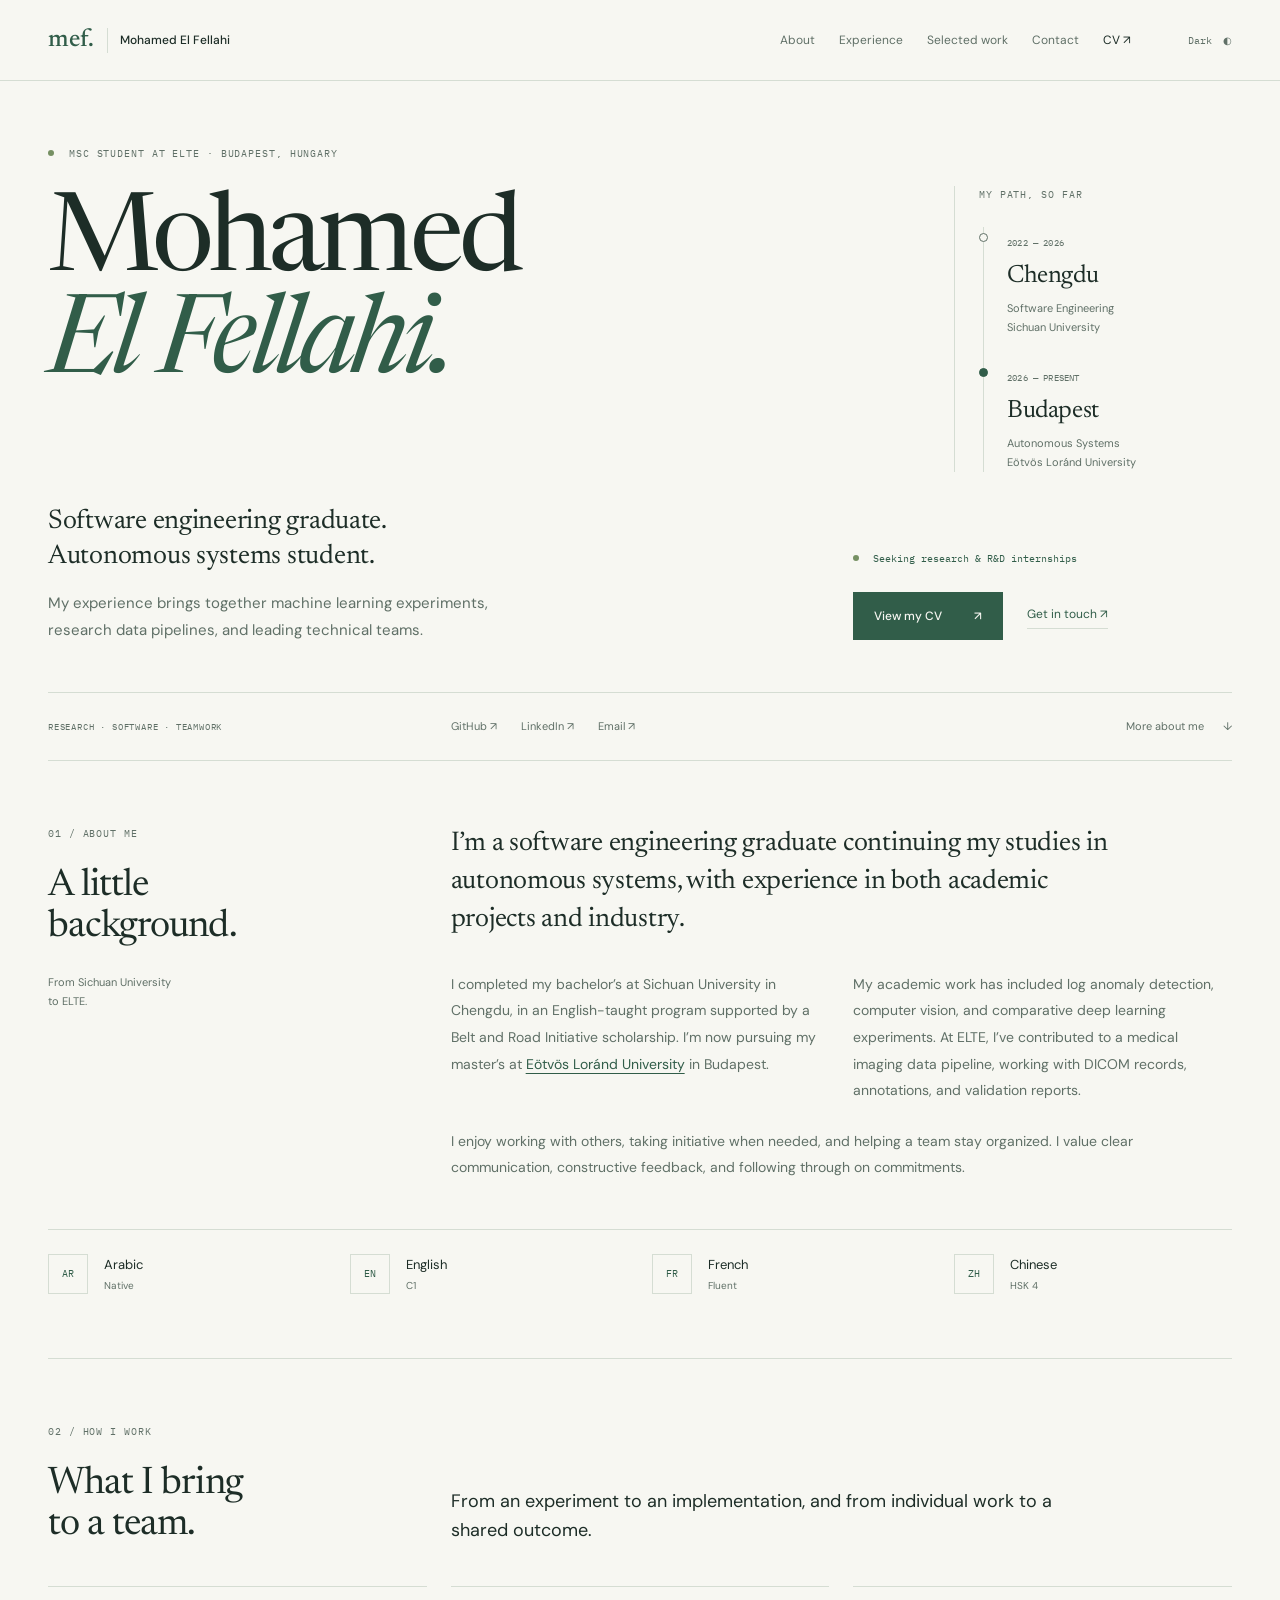
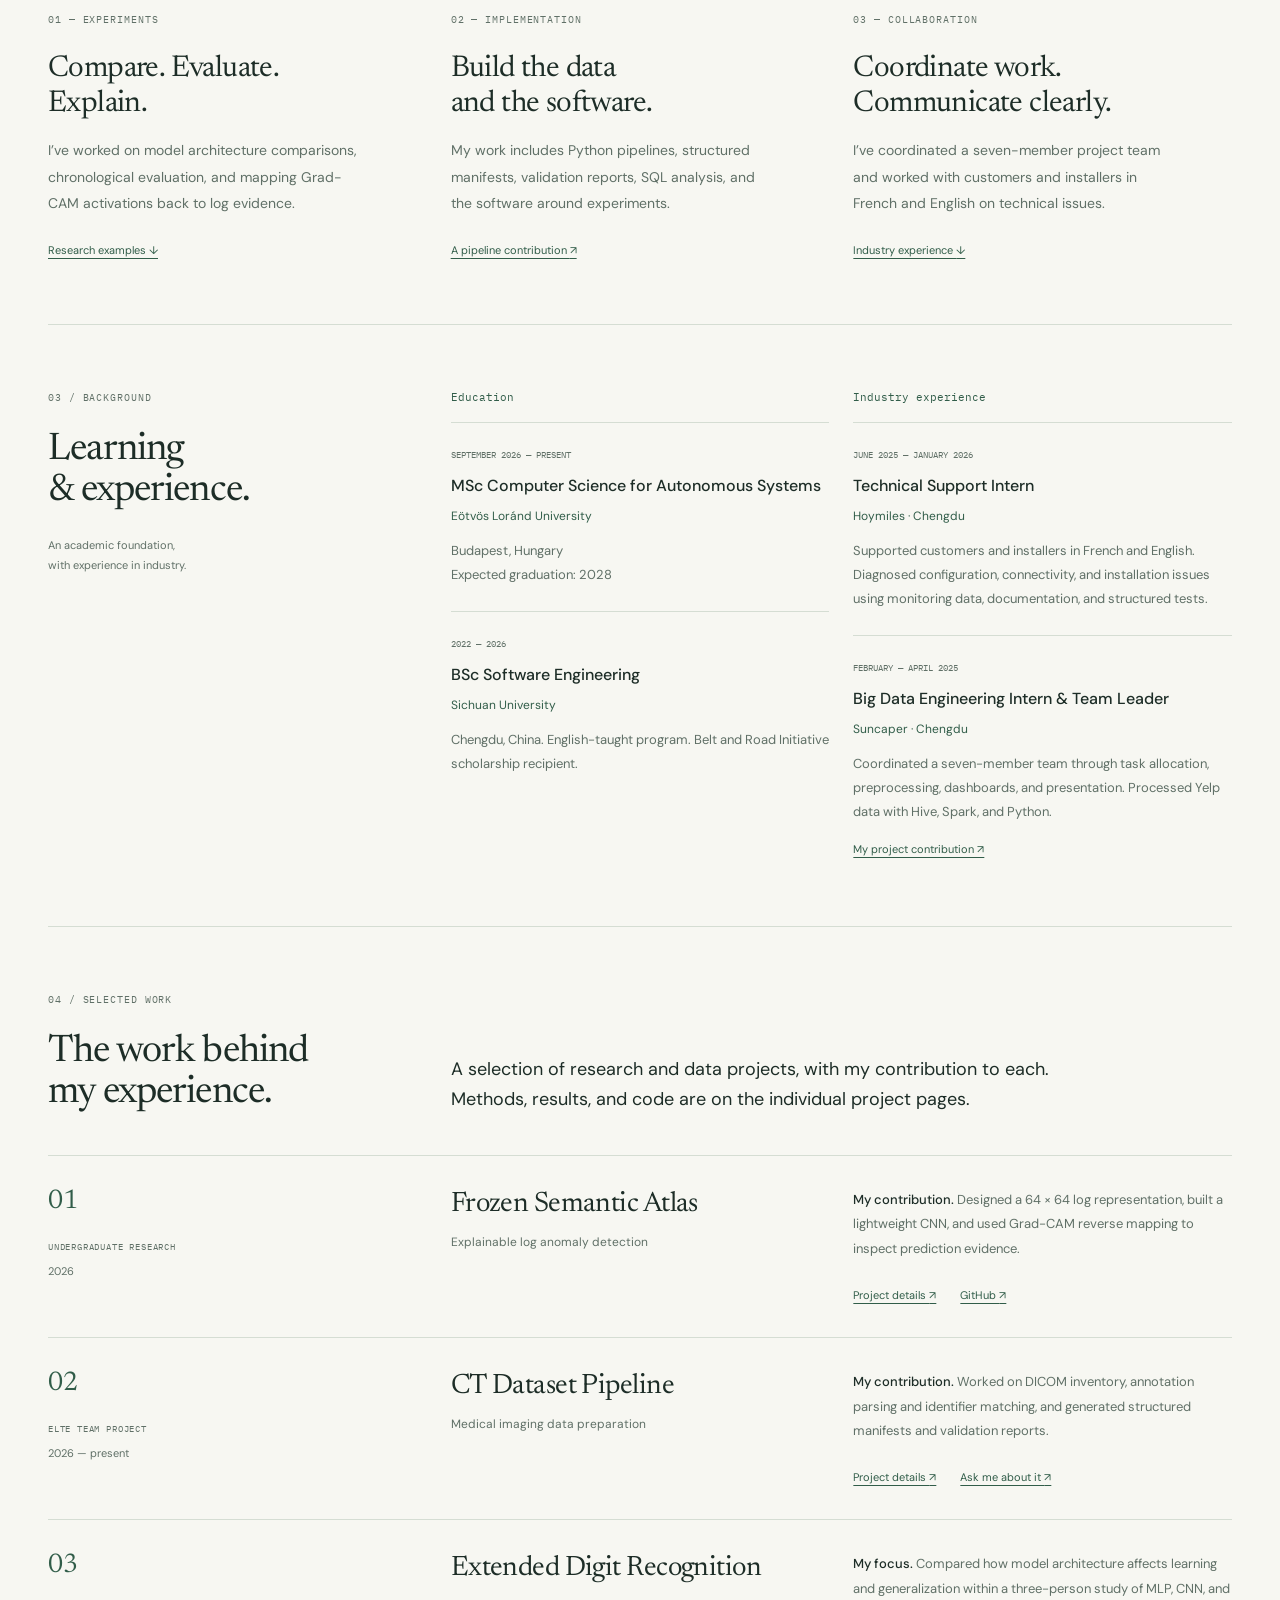
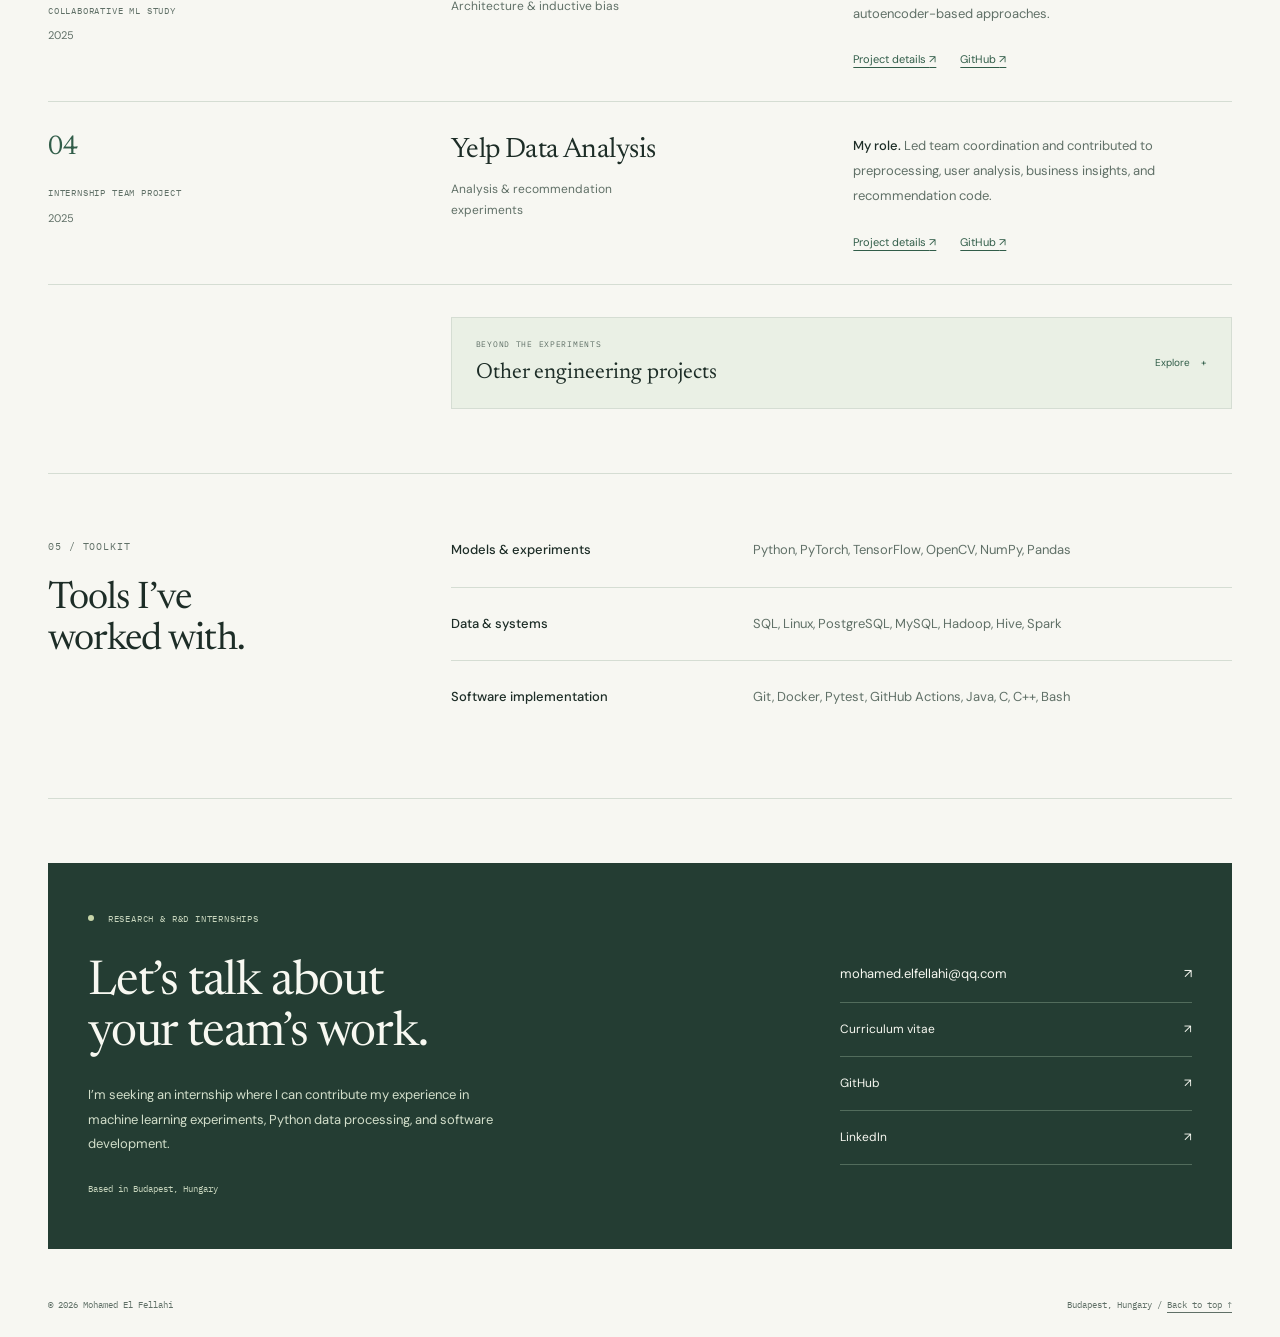
<file: index.html>
<!doctype html>
<html lang="en" data-theme="light">
<head>
  <meta charset="utf-8">
  <meta name="viewport" content="width=device-width, initial-scale=1">
  <meta name="color-scheme" content="light dark">
  <title>Mohamed El Fellahi · Research & R&D Internships</title>
  <meta name="description" content="Mohamed El Fellahi, MSc student in Computer Science for Autonomous Systems at ELTE. Software engineering graduate with experience in machine learning research, data pipelines and technical teamwork.">
  <meta property="og:type" content="website">
  <meta property="og:title" content="Mohamed El Fellahi · Research & R&D Internships">
  <meta property="og:description" content="Mohamed El Fellahi, MSc student in Computer Science for Autonomous Systems at ELTE. Software engineering graduate with experience in machine learning research, data pipelines and technical teamwork.">
  <meta name="theme-color" content="#f7f7f2">
  <link rel="icon" type="image/svg+xml" href="assets/favicon.svg">
  <link rel="preconnect" href="https://fonts.googleapis.com">
  <link rel="preconnect" href="https://fonts.gstatic.com" crossorigin>
  <link href="https://fonts.googleapis.com/css2?family=DM+Sans:wght@400;500;600;700&family=IBM+Plex+Mono:wght@400;500&family=Newsreader:opsz,wght@6..72,400;6..72,500;6..72,600&display=swap" rel="stylesheet">
  <script>
    document.documentElement.classList.add('js');
    try {
      var savedTheme = localStorage.getItem('mef-theme');
      document.documentElement.dataset.theme = savedTheme === 'light' || savedTheme === 'dark'
        ? savedTheme : (matchMedia('(prefers-color-scheme: dark)').matches ? 'dark' : 'light');
    } catch (error) { /* Keep the default theme if browser storage is unavailable. */ }
  </script>
  <link rel="stylesheet" href="grid.css?v=2">
  <script src="script.js" defer></script>
</head>
<body class="grid-home">
<a class="skip-link" href="#main">Skip to content</a>
  <header class="site-header">
    <div class="shell header-inner">
      <a class="identity" href="#top" aria-label="Mohamed El Fellahi, home"><span class="monogram" aria-hidden="true">mef.</span><span>Mohamed El Fellahi</span></a>
      <div class="nav-controls">
        <button class="theme-toggle" id="theme" type="button" aria-label="Switch to dark theme" aria-pressed="false">Dark <span aria-hidden="true">◐</span></button>
        <button class="menu-toggle" id="menu-toggle" type="button" aria-expanded="false" aria-controls="main-nav">Menu <span aria-hidden="true">+</span></button>
      </div>
      <nav class="main-nav" id="main-nav" aria-label="Main navigation">
<a href="#about">About</a><a href="#background">Experience</a><a href="#projects">Selected work</a><a href="#contact">Contact</a><a class="nav-cv" href="cv.html">CV <span aria-hidden="true">↗</span></a></nav>
    </div>
  </header>
<main id="main" class="shell" tabindex="-1">
  <section class="hero layout-grid" id="top" aria-labelledby="name">
    <p class="hero-kicker eyebrow"><span class="status-dot" aria-hidden="true"></span> MSc student at ELTE · Budapest, Hungary</p>
    <div class="hero-name"><h1 id="name">Mohamed<br> <span>El Fellahi.</span></h1></div>
    <aside class="chapter-note" aria-label="My academic path">
      <p class="eyebrow">My path, so far</p>
      <div class="chapter-route"><div class="chapter-stop"><span class="route-dot" aria-hidden="true"></span><span class="eyebrow">2022 — 2026</span><h2>Chengdu</h2><p>Software Engineering<br> Sichuan University</p></div><div class="chapter-stop current"><span class="route-dot" aria-hidden="true"></span><span class="eyebrow">2026 — present</span><h2>Budapest</h2><p>Autonomous Systems<br> Eötvös Loránd University</p></div></div>
    </aside>
    <div class="hero-introduction"><p class="hero-role">Software engineering graduate.<br> Autonomous systems student.</p><p class="hero-description">My experience brings together machine learning experiments, research data pipelines, and leading technical teams.</p></div>
    <div class="hero-opportunity"><p class="opportunity-label"><span class="status-dot" aria-hidden="true"></span> Seeking research & R&D internships</p><div class="hero-actions"><a class="button button-primary" href="cv.html">View my CV <span aria-hidden="true">↗</span></a><a class="text-link" href="#contact">Get in touch <span aria-hidden="true">↗</span></a></div></div>
    <div class="hero-bottom"><span class="eyebrow">Research · Software · Teamwork</span><div class="social-links"><a href="https://github.com/MED05G" target="_blank" rel="noopener">GitHub ↗</a><a href="https://linkedin.com/in/medelf" target="_blank" rel="noopener">LinkedIn ↗</a><a href="mailto:mohamed.elfellahi@qq.com">Email ↗</a></div><a class="scroll-link" href="#about">More about me <span aria-hidden="true">↓</span></a></div>
  </section>

  <section class="section bio-section layout-grid" id="about" aria-labelledby="about-title">
    <div class="section-intro"><p class="eyebrow">01 / About me</p><h2 id="about-title">A little<br> background.</h2><p class="margin-note">From Sichuan University<br> to ELTE.</p></div>
    <div class="bio-copy"><p class="lead">I’m a software engineering graduate continuing my studies in autonomous systems, with experience in both academic projects and industry.</p><div class="bio-columns"><p>I completed my bachelor’s at Sichuan University in Chengdu, in an English-taught program supported by a Belt and Road Initiative scholarship. I’m now pursuing my master’s at <a href="https://www.elte.hu/en" target="_blank" rel="noopener">Eötvös Loránd University</a> in Budapest.</p><p>My academic work has included log anomaly detection, computer vision, and comparative deep learning experiments. At ELTE, I’ve contributed to a medical imaging data pipeline, working with DICOM records, annotations, and validation reports.</p></div><p class="bio-closing">I enjoy working with others, taking initiative when needed, and helping a team stay organized. I value clear communication, constructive feedback, and following through on commitments.</p></div>
    <div class="language-row" aria-label="Languages"><div><span class="language-code" aria-hidden="true">AR</span><span>Arabic<small>Native</small></span></div><div><span class="language-code" aria-hidden="true">EN</span><span>English<small>C1</small></span></div><div><span class="language-code" aria-hidden="true">FR</span><span>French<small>Fluent</small></span></div><div><span class="language-code" aria-hidden="true">ZH</span><span>Chinese<small>HSK 4</small></span></div></div>
  </section>

  <section class="section capability-section layout-grid" aria-labelledby="bring-title">
    <div class="section-intro"><p class="eyebrow">02 / How I work</p><h2 id="bring-title">What I bring<br> to a team.</h2></div><p class="section-lead">From an experiment to an implementation, and from individual work to a shared outcome.</p>
    <article class="capability"><span class="eyebrow">01 — Experiments</span><h3>Compare. Evaluate.<br> Explain.</h3><p>I’ve worked on model architecture comparisons, chronological evaluation, and mapping Grad-CAM activations back to log evidence.</p><a href="#projects">Research examples <span aria-hidden="true">↓</span></a></article>
    <article class="capability"><span class="eyebrow">02 — Implementation</span><h3>Build the data<br> and the software.</h3><p>My work includes Python pipelines, structured manifests, validation reports, SQL analysis, and the software around experiments.</p><a href="research/ct-pipeline.html">A pipeline contribution <span aria-hidden="true">↗</span></a></article>
    <article class="capability"><span class="eyebrow">03 — Collaboration</span><h3>Coordinate work.<br> Communicate clearly.</h3><p>I’ve coordinated a seven-member project team and worked with customers and installers in French and English on technical issues.</p><a href="#experience">Industry experience <span aria-hidden="true">↓</span></a></article>
  </section>

  <section class="section background-section layout-grid" id="background" aria-labelledby="background-title">
    <div class="section-intro"><p class="eyebrow">03 / Background</p><h2 id="background-title">Learning<br> & experience.</h2><p class="margin-note">An academic foundation,<br> with experience in industry.</p></div>
    <div class="background-column education" id="education"><h3 class="column-heading">Education</h3><article class="timeline-entry"><p class="eyebrow">September 2026 — present</p><h4>MSc Computer Science for Autonomous Systems</h4><p class="organization">Eötvös Loránd University</p><p>Budapest, Hungary<br> Expected graduation: 2028</p></article><article class="timeline-entry"><p class="eyebrow">2022 — 2026</p><h4>BSc Software Engineering</h4><p class="organization">Sichuan University</p><p>Chengdu, China. English-taught program. Belt and Road Initiative scholarship recipient.</p></article></div>
    <div class="background-column experience" id="experience"><h3 class="column-heading">Industry experience</h3><article class="timeline-entry"><p class="eyebrow">June 2025 — January 2026</p><h4>Technical Support Intern</h4><p class="organization">Hoymiles · Chengdu</p><p>Supported customers and installers in French and English. Diagnosed configuration, connectivity, and installation issues using monitoring data, documentation, and structured tests.</p></article><article class="timeline-entry"><p class="eyebrow">February — April 2025</p><h4>Big Data Engineering Intern & Team Leader</h4><p class="organization">Suncaper · Chengdu</p><p>Coordinated a seven-member team through task allocation, preprocessing, dashboards, and presentation. Processed Yelp data with Hive, Spark, and Python.</p><a href="research/yelp-analysis.html">My project contribution ↗</a></article></div>
  </section>

  <section class="section work-section" id="projects" aria-labelledby="work-title">
    <div class="work-heading layout-grid"><div class="section-intro"><p class="eyebrow">04 / Selected work</p><h2 id="work-title">The work behind<br> my experience.</h2></div><p class="section-lead">A selection of research and data projects, with my contribution to each. Methods, results, and code are on the individual project pages.</p></div>
    <div class="work-table"><article class="work-row layout-grid" id="frozen-atlas" aria-labelledby="work-1"><div class="work-context"><span class="work-index">01</span><p class="eyebrow">Undergraduate research</p><p class="record-date">2026</p></div><div class="work-name"><h3 id="work-1">Frozen Semantic Atlas</h3><p>Explainable log anomaly detection</p></div><div class="work-contribution"><p><strong>My contribution.</strong> Designed a 64 × 64 log representation, built a lightweight CNN, and used Grad-CAM reverse mapping to inspect prediction evidence.</p><div class="resource-links"><a href="research/frozen-semantic-atlas.html">Project details <span aria-hidden="true">↗</span></a><a href="https://github.com/MED05G/Frozen-Semantic-Atlas" target="_blank" rel="noopener">GitHub <span aria-hidden="true">↗</span></a></div></div></article>
<article class="work-row layout-grid" id="ct-pipeline" aria-labelledby="work-2"><div class="work-context"><span class="work-index">02</span><p class="eyebrow">ELTE team project</p><p class="record-date">2026 — present</p></div><div class="work-name"><h3 id="work-2">CT Dataset Pipeline</h3><p>Medical imaging data preparation</p></div><div class="work-contribution"><p><strong>My contribution.</strong> Worked on DICOM inventory, annotation parsing and identifier matching, and generated structured manifests and validation reports.</p><div class="resource-links"><a href="research/ct-pipeline.html">Project details <span aria-hidden="true">↗</span></a><a href="mailto:mohamed.elfellahi@qq.com?subject=CT%20Dataset%20Pipeline">Ask me about it <span aria-hidden="true">↗</span></a></div></div></article>
<article class="work-row layout-grid" id="digit-recognition" aria-labelledby="work-3"><div class="work-context"><span class="work-index">03</span><p class="eyebrow">Collaborative ML study</p><p class="record-date">2025</p></div><div class="work-name"><h3 id="work-3">Extended Digit Recognition</h3><p>Architecture & inductive bias</p></div><div class="work-contribution"><p><strong>My focus.</strong> Compared how model architecture affects learning and generalization within a three-person study of MLP, CNN, and autoencoder-based approaches.</p><div class="resource-links"><a href="research/digit-recognition.html">Project details <span aria-hidden="true">↗</span></a><a href="https://github.com/MED05G/Extended-Digit-Recognition-on-MNIST" target="_blank" rel="noopener">GitHub <span aria-hidden="true">↗</span></a></div></div></article>
<article class="work-row layout-grid" id="yelp-analysis" aria-labelledby="work-4"><div class="work-context"><span class="work-index">04</span><p class="eyebrow">Internship team project</p><p class="record-date">2025</p></div><div class="work-name"><h3 id="work-4">Yelp Data Analysis</h3><p>Analysis & recommendation experiments</p></div><div class="work-contribution"><p><strong>My role.</strong> Led team coordination and contributed to preprocessing, user analysis, business insights, and recommendation code.</p><div class="resource-links"><a href="research/yelp-analysis.html">Project details <span aria-hidden="true">↗</span></a><a href="https://github.com/MED05G/YelpAnalysis" target="_blank" rel="noopener">GitHub <span aria-hidden="true">↗</span></a></div></div></article></div>
    <div class="engineering-wrap layout-grid"><details class="engineering-work">
        <summary><span><span class="eyebrow">Beyond the experiments</span><strong>Other engineering projects</strong></span><span class="details-action">Explore <span aria-hidden="true">+</span></span></summary>
        <div class="engineering-content">
          <p>My broader engineering work spans full-stack applications, game development, and Web3. They offer additional examples of my implementation experience.</p>
          <div class="engineering-grid">
            <a href="https://github.com/MED05G/CareerFlow" target="_blank" rel="noopener"><strong>CareerFlow <span aria-hidden="true">↗</span></strong><span>Job application tracking · Java, Spring Boot, React</span></a>
            <a href="https://github.com/MED05G/university-library" target="_blank" rel="noopener"><strong>University Library <span aria-hidden="true">↗</span></strong><span>Library management · Next.js, TypeScript, Drizzle</span></a>
            <a href="https://github.com/MED05G/Brawl-Game" target="_blank" rel="noopener"><strong>Brawl Game <span aria-hidden="true">↗</span></strong><span>Combat and AI bot prototype · Python, Pygame</span></a>
          </div>
          <div class="other-repo-links"><a href="https://github.com/MED05G/NFT-Staking" target="_blank" rel="noopener">NFT Staking ↗</a><a href="https://github.com/MED05G/Meteora-Sniper" target="_blank" rel="noopener">Meteora Sniper ↗</a><a href="https://github.com/MED05G/Evencia" target="_blank" rel="noopener">Evencia ↗</a><a href="https://github.com/MED05G/RewritePro" target="_blank" rel="noopener">RewritePro ↗</a><a href="https://github.com/MED05G/NFT-MINTER" target="_blank" rel="noopener">NFT Minter (fork) ↗</a></div>
          <a class="text-link" href="https://github.com/MED05G?tab=repositories" target="_blank" rel="noopener">All public repositories ↗</a>
        </div>
      </details></div>
  </section>

  <section class="section toolkit-section layout-grid" id="skills" aria-labelledby="toolkit-title"><div class="section-intro"><p class="eyebrow">05 / Toolkit</p><h2 id="toolkit-title">Tools I’ve<br> worked with.</h2></div><div class="toolkit-list"><div><h3>Models & experiments</h3><p>Python, PyTorch, TensorFlow, OpenCV, NumPy, Pandas</p></div><div><h3>Data & systems</h3><p>SQL, Linux, PostgreSQL, MySQL, Hadoop, Hive, Spark</p></div><div><h3>Software implementation</h3><p>Git, Docker, Pytest, GitHub Actions, Java, C, C++, Bash</p></div></div></section>

  <section class="contact-section layout-grid" id="contact" aria-labelledby="contact-title"><div class="contact-intro"><p class="eyebrow"><span class="status-dot" aria-hidden="true"></span> Research & R&D internships</p><h2 id="contact-title">Let’s talk about<br> your team’s work.</h2><p>I’m seeking an internship where I can contribute my experience in machine learning experiments, Python data processing, and software development.</p><span class="contact-location">Based in Budapest, Hungary</span></div><div class="contact-links"><a class="contact-email" href="mailto:mohamed.elfellahi@qq.com">mohamed.elfellahi@qq.com <span aria-hidden="true">↗</span></a><a href="cv.html">Curriculum vitae <span aria-hidden="true">↗</span></a><a href="https://github.com/MED05G" target="_blank" rel="noopener">GitHub <span aria-hidden="true">↗</span></a><a href="https://linkedin.com/in/medelf" target="_blank" rel="noopener">LinkedIn <span aria-hidden="true">↗</span></a></div></section>
</main>
<footer class="shell site-footer"><span>© 2026 Mohamed El Fellahi</span><span>Budapest, Hungary <span aria-hidden="true">/</span> <a href="#top">Back to top ↑</a></span></footer>
</body></html>
</file>
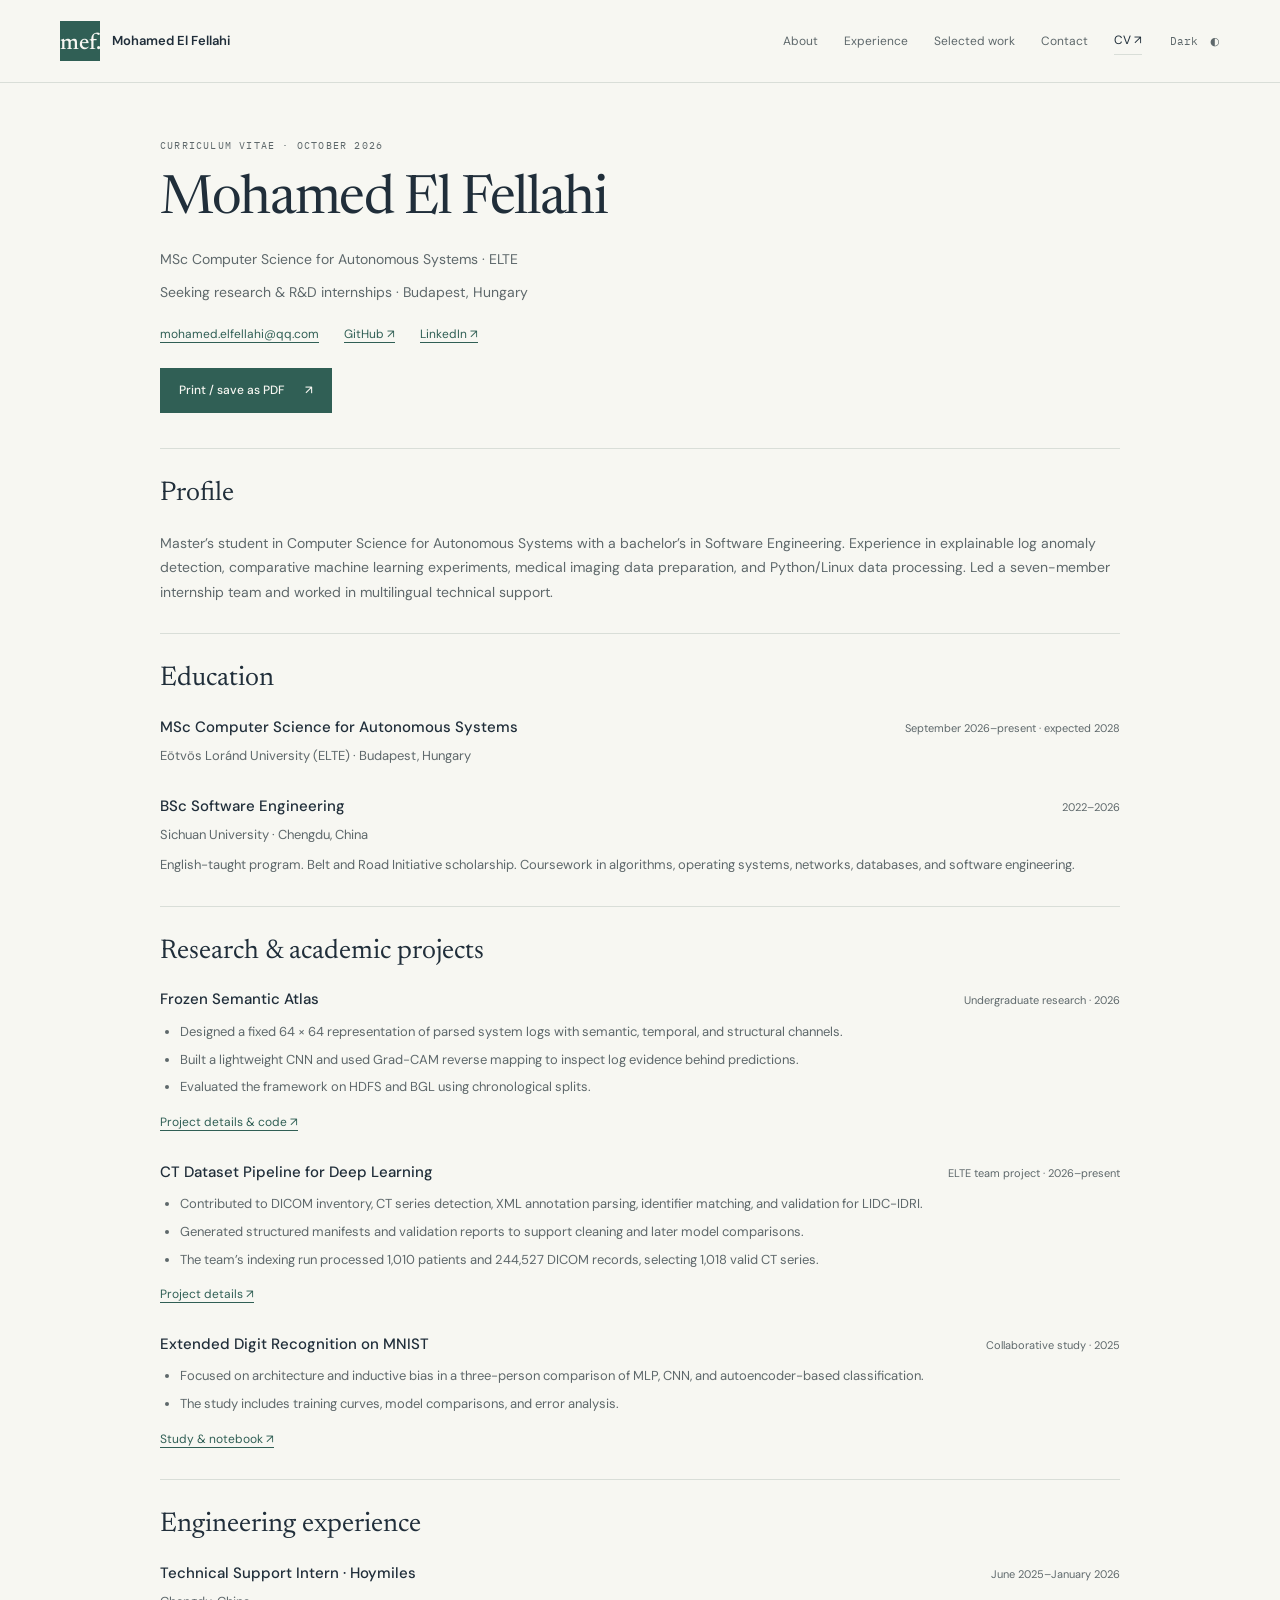
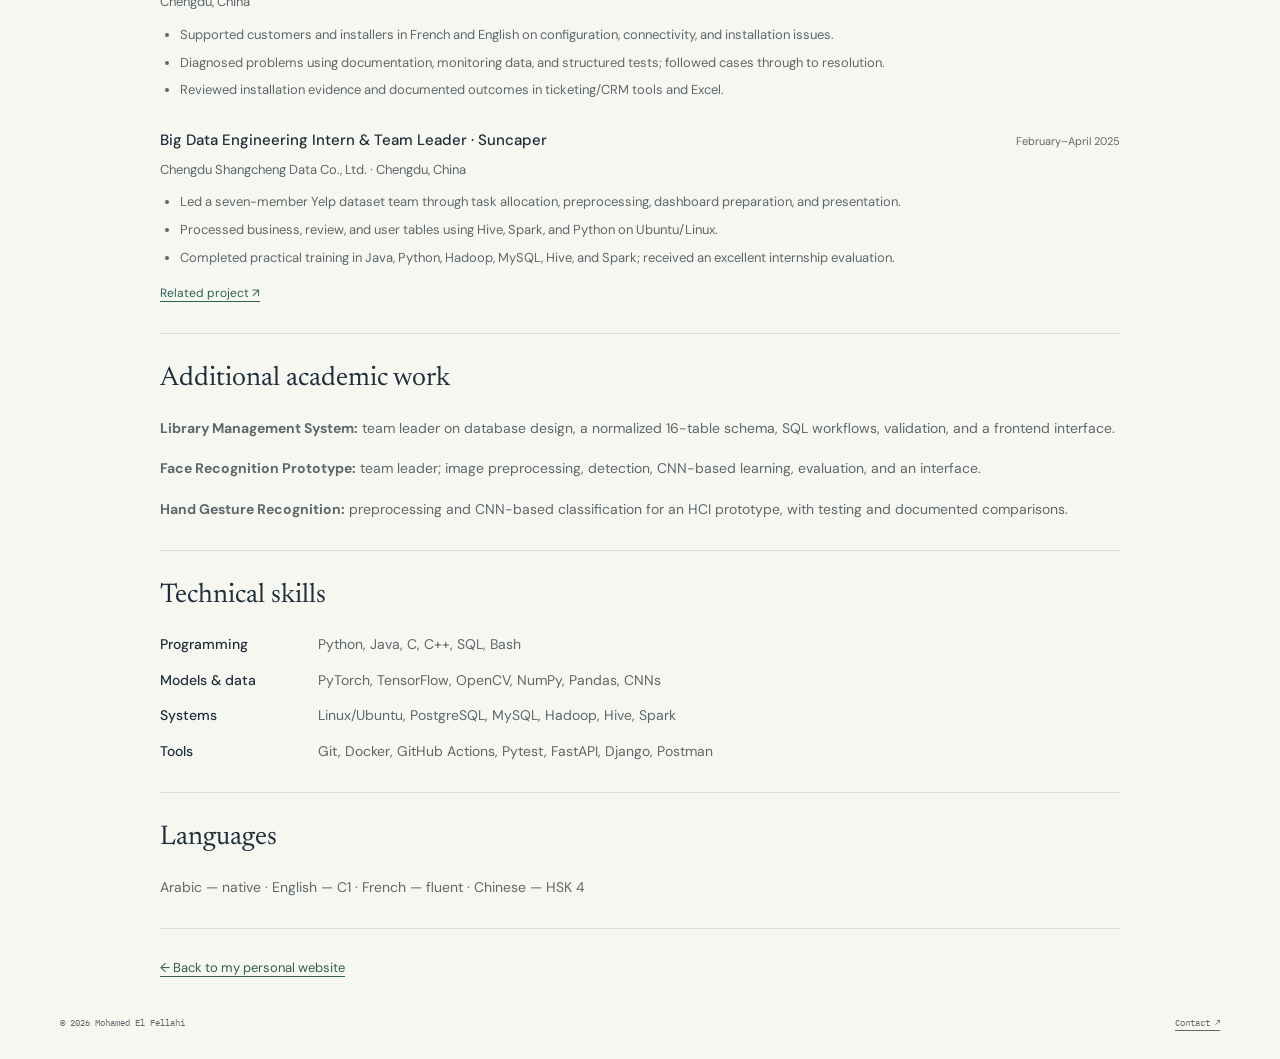
<file: cv.html>
<!doctype html><html lang="en" data-theme="light">
<head>
  <meta charset="utf-8">
  <meta name="viewport" content="width=device-width, initial-scale=1">
  <meta name="color-scheme" content="light dark">
  <title>Curriculum vitae · Mohamed El Fellahi</title>
  <meta name="description" content="Mohamed El Fellahi: education, research contributions, engineering experience and skills for research and R&D internships.">
  <meta property="og:type" content="website">
  <meta property="og:title" content="Curriculum vitae · Mohamed El Fellahi">
  <meta property="og:description" content="Mohamed El Fellahi: education, research contributions, engineering experience and skills for research and R&D internships.">
  <meta name="theme-color" content="#f7f7f2">
  <link rel="icon" type="image/svg+xml" href="assets/favicon.svg">
  <link rel="preconnect" href="https://fonts.googleapis.com">
  <link rel="preconnect" href="https://fonts.gstatic.com" crossorigin>
  <link href="https://fonts.googleapis.com/css2?family=DM+Sans:wght@400;500;600;700&family=IBM+Plex+Mono:wght@400;500&family=Newsreader:opsz,wght@6..72,400;6..72,500;6..72,600&display=swap" rel="stylesheet">
  <script>
    document.documentElement.classList.add('js');
    try {
      var savedTheme = localStorage.getItem('mef-theme');
      document.documentElement.dataset.theme = savedTheme === 'light' || savedTheme === 'dark'
        ? savedTheme : (matchMedia('(prefers-color-scheme: dark)').matches ? 'dark' : 'light');
    } catch (error) { /* Keep the default theme if browser storage is unavailable. */ }
  </script>
  <link rel="stylesheet" href="styles.css">
  <link rel="stylesheet" href="personal.css">
  <script src="script.js" defer></script>
</head>
<body class="cv-page"><a class="skip-link" href="#main">Skip to content</a>  <header class="site-header">
    <div class="shell header-inner">
      <a class="identity" href="index.html#top" aria-label="Mohamed El Fellahi, home"><span class="monogram" aria-hidden="true">mef.</span><span>Mohamed El Fellahi</span></a>
      <div class="nav-controls">
        <button class="theme-toggle" id="theme" type="button" aria-label="Switch to dark theme" aria-pressed="false">Dark <span aria-hidden="true">◐</span></button>
        <button class="menu-toggle" id="menu-toggle" type="button" aria-expanded="false" aria-controls="main-nav">Menu <span aria-hidden="true">+</span></button>
      </div>
      <nav class="main-nav" id="main-nav" aria-label="Main navigation"><a href="index.html#about">About</a><a href="index.html#background">Experience</a><a href="index.html#projects">Selected work</a><a href="index.html#contact">Contact</a><a class="nav-cv" href="cv.html">CV ↗</a></nav>
    </div>
  </header>
<main class="shell cv-content" id="main" tabindex="-1">
  <div class="cv-heading" id="top"><p class="eyebrow">Curriculum vitae · October 2026</p><h1>Mohamed El Fellahi</h1><p class="cv-role">MSc Computer Science for Autonomous Systems · ELTE</p><p>Seeking research & R&D internships · Budapest, Hungary</p><div class="cv-contact"><a href="mailto:mohamed.elfellahi@qq.com">mohamed.elfellahi@qq.com</a><a href="https://github.com/MED05G" target="_blank" rel="noopener">GitHub ↗</a><a href="https://linkedin.com/in/medelf" target="_blank" rel="noopener">LinkedIn ↗</a></div><button class="button button-primary no-print" type="button" data-print>Print / save as PDF <span aria-hidden="true">↗</span></button></div>
  <section class="cv-section" aria-labelledby="cv-profile"><h2 id="cv-profile">Profile</h2><p>Master’s student in Computer Science for Autonomous Systems with a bachelor’s in Software Engineering. Experience in explainable log anomaly detection, comparative machine learning experiments, medical imaging data preparation, and Python/Linux data processing. Led a seven-member internship team and worked in multilingual technical support.</p></section>
  <section class="cv-section" aria-labelledby="cv-education"><h2 id="cv-education">Education</h2><article class="cv-entry"><div><h3>MSc Computer Science for Autonomous Systems</h3><span>September 2026–present · expected 2028</span></div><p>Eötvös Loránd University (ELTE) · Budapest, Hungary</p></article><article class="cv-entry"><div><h3>BSc Software Engineering</h3><span>2022–2026</span></div><p>Sichuan University · Chengdu, China</p><p>English-taught program. Belt and Road Initiative scholarship. Coursework in algorithms, operating systems, networks, databases, and software engineering.</p></article></section>
  <section class="cv-section" aria-labelledby="cv-research"><h2 id="cv-research">Research & academic projects</h2>
    <article class="cv-entry"><div><h3>Frozen Semantic Atlas</h3><span>Undergraduate research · 2026</span></div><ul><li>Designed a fixed 64 × 64 representation of parsed system logs with semantic, temporal, and structural channels.</li><li>Built a lightweight CNN and used Grad-CAM reverse mapping to inspect log evidence behind predictions.</li><li>Evaluated the framework on HDFS and BGL using chronological splits.</li></ul><a href="research/frozen-semantic-atlas.html">Project details & code ↗</a></article>
    <article class="cv-entry"><div><h3>CT Dataset Pipeline for Deep Learning</h3><span>ELTE team project · 2026–present</span></div><ul><li>Contributed to DICOM inventory, CT series detection, XML annotation parsing, identifier matching, and validation for LIDC-IDRI.</li><li>Generated structured manifests and validation reports to support cleaning and later model comparisons.</li><li>The team’s indexing run processed 1,010 patients and 244,527 DICOM records, selecting 1,018 valid CT series.</li></ul><a href="research/ct-pipeline.html">Project details ↗</a></article>
    <article class="cv-entry"><div><h3>Extended Digit Recognition on MNIST</h3><span>Collaborative study · 2025</span></div><ul><li>Focused on architecture and inductive bias in a three-person comparison of MLP, CNN, and autoencoder-based classification.</li><li>The study includes training curves, model comparisons, and error analysis.</li></ul><a href="research/digit-recognition.html">Study & notebook ↗</a></article>
  </section>
  <section class="cv-section" aria-labelledby="cv-experience"><h2 id="cv-experience">Engineering experience</h2><article class="cv-entry"><div><h3>Technical Support Intern · Hoymiles</h3><span>June 2025–January 2026</span></div><p>Chengdu, China</p><ul><li>Supported customers and installers in French and English on configuration, connectivity, and installation issues.</li><li>Diagnosed problems using documentation, monitoring data, and structured tests; followed cases through to resolution.</li><li>Reviewed installation evidence and documented outcomes in ticketing/CRM tools and Excel.</li></ul></article><article class="cv-entry"><div><h3>Big Data Engineering Intern & Team Leader · Suncaper</h3><span>February–April 2025</span></div><p>Chengdu Shangcheng Data Co., Ltd. · Chengdu, China</p><ul><li>Led a seven-member Yelp dataset team through task allocation, preprocessing, dashboard preparation, and presentation.</li><li>Processed business, review, and user tables using Hive, Spark, and Python on Ubuntu/Linux.</li><li>Completed practical training in Java, Python, Hadoop, MySQL, Hive, and Spark; received an excellent internship evaluation.</li></ul><a href="research/yelp-analysis.html">Related project ↗</a></article></section>
  <section class="cv-section" aria-labelledby="cv-additional"><h2 id="cv-additional">Additional academic work</h2><p><strong>Library Management System:</strong> team leader on database design, a normalized 16-table schema, SQL workflows, validation, and a frontend interface.</p><p><strong>Face Recognition Prototype:</strong> team leader; image preprocessing, detection, CNN-based learning, evaluation, and an interface.</p><p><strong>Hand Gesture Recognition:</strong> preprocessing and CNN-based classification for an HCI prototype, with testing and documented comparisons.</p></section>
  <section class="cv-section" aria-labelledby="cv-skills"><h2 id="cv-skills">Technical skills</h2><dl class="cv-skills"><div><dt>Programming</dt><dd>Python, Java, C, C++, SQL, Bash</dd></div><div><dt>Models & data</dt><dd>PyTorch, TensorFlow, OpenCV, NumPy, Pandas, CNNs</dd></div><div><dt>Systems</dt><dd>Linux/Ubuntu, PostgreSQL, MySQL, Hadoop, Hive, Spark</dd></div><div><dt>Tools</dt><dd>Git, Docker, GitHub Actions, Pytest, FastAPI, Django, Postman</dd></div></dl></section>
  <section class="cv-section" aria-labelledby="cv-languages"><h2 id="cv-languages">Languages</h2><p>Arabic — native · English — C1 · French — fluent · Chinese — HSK 4</p></section>
  <p class="cv-return no-print"><a href="index.html">← Back to my personal website</a></p>
</main><footer class="shell site-footer"><span>© 2026 Mohamed El Fellahi</span><a href="index.html#contact">Contact ↗</a></footer></body></html>
</file>
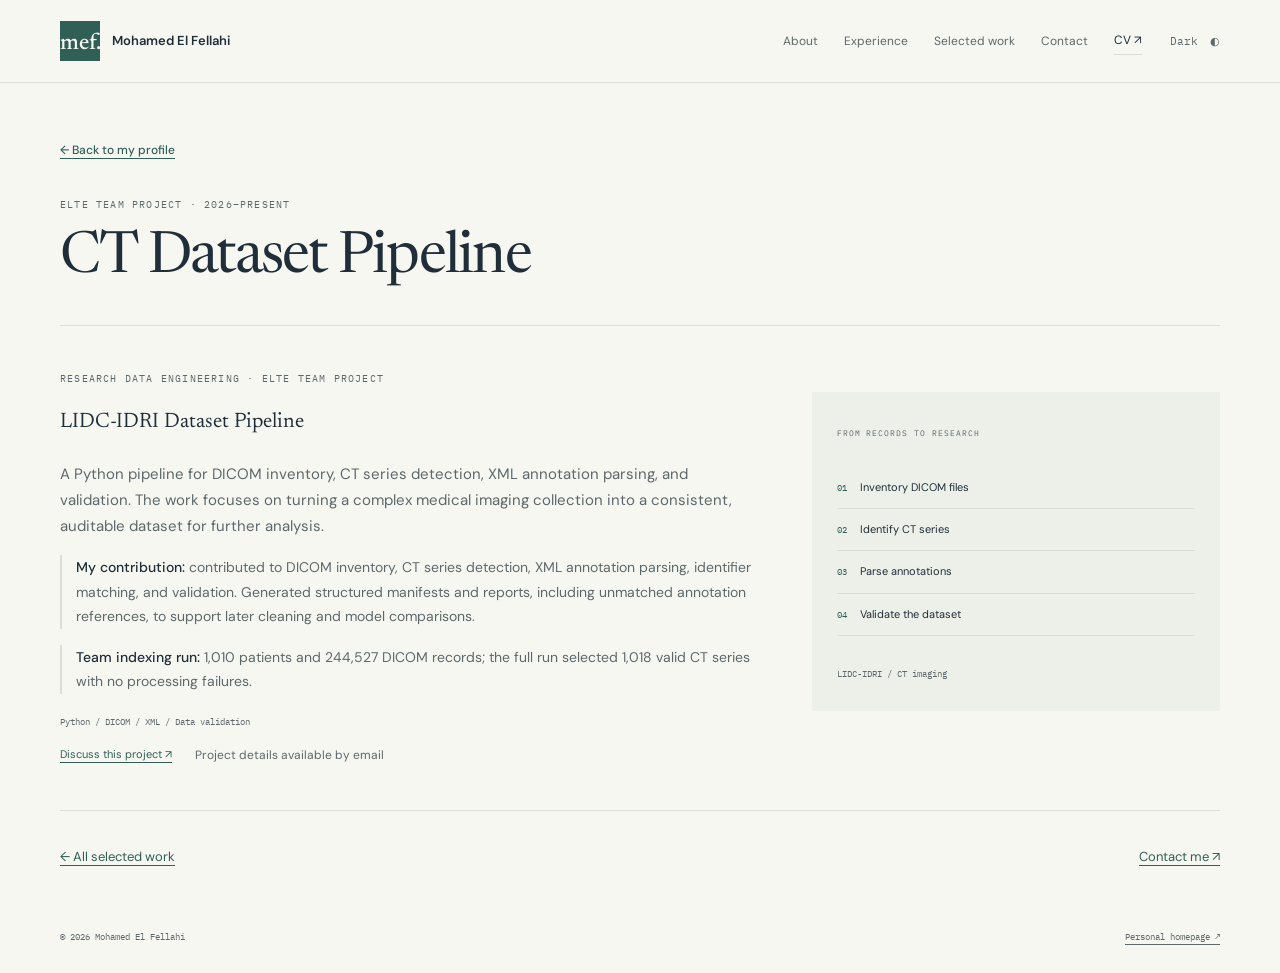
<file: research/ct-pipeline.html>
<!doctype html><html lang="en" data-theme="light"><head>
  <meta charset="utf-8">
  <meta name="viewport" content="width=device-width, initial-scale=1">
  <meta name="color-scheme" content="light dark">
  <title>CT Dataset Pipeline · Mohamed El Fellahi</title>
  <meta name="description" content="CT Dataset Pipeline: project context, Mohamed El Fellahi's contribution, methods and supporting resources.">
  <meta property="og:type" content="website">
  <meta property="og:title" content="CT Dataset Pipeline · Mohamed El Fellahi">
  <meta property="og:description" content="CT Dataset Pipeline: project context, Mohamed El Fellahi's contribution, methods and supporting resources.">
  <meta name="theme-color" content="#f7f7f2">
  <link rel="icon" type="image/svg+xml" href="../assets/favicon.svg">
  <link rel="preconnect" href="https://fonts.googleapis.com">
  <link rel="preconnect" href="https://fonts.gstatic.com" crossorigin>
  <link href="https://fonts.googleapis.com/css2?family=DM+Sans:wght@400;500;600;700&family=IBM+Plex+Mono:wght@400;500&family=Newsreader:opsz,wght@6..72,400;6..72,500;6..72,600&display=swap" rel="stylesheet">
  <script>
    document.documentElement.classList.add('js');
    try {
      var savedTheme = localStorage.getItem('mef-theme');
      document.documentElement.dataset.theme = savedTheme === 'light' || savedTheme === 'dark'
        ? savedTheme : (matchMedia('(prefers-color-scheme: dark)').matches ? 'dark' : 'light');
    } catch (error) { /* Keep the default theme if browser storage is unavailable. */ }
  </script>
  <link rel="stylesheet" href="../styles.css">
  <link rel="stylesheet" href="../personal.css">
  <script src="../script.js" defer></script>
</head><body class="project-page"><a class="skip-link" href="#main">Skip to content</a>  <header class="site-header">
    <div class="shell header-inner">
      <a class="identity" href="../index.html#top" aria-label="Mohamed El Fellahi, home"><span class="monogram" aria-hidden="true">mef.</span><span>Mohamed El Fellahi</span></a>
      <div class="nav-controls">
        <button class="theme-toggle" id="theme" type="button" aria-label="Switch to dark theme" aria-pressed="false">Dark <span aria-hidden="true">◐</span></button>
        <button class="menu-toggle" id="menu-toggle" type="button" aria-expanded="false" aria-controls="main-nav">Menu <span aria-hidden="true">+</span></button>
      </div>
      <nav class="main-nav" id="main-nav" aria-label="Main navigation"><a href="../index.html#about">About</a><a href="../index.html#background">Experience</a><a href="../index.html#projects">Selected work</a><a href="../index.html#contact">Contact</a><a class="nav-cv" href="../cv.html">CV ↗</a></nav>
    </div>
  </header><main class="shell" id="main" tabindex="-1"><div class="project-heading" id="top"><a class="text-link" href="../index.html#projects">← Back to my profile</a><p class="eyebrow">ELTE team project · 2026–present</p><h1 id="ct-title">CT Dataset Pipeline</h1></div><article class="study-row study-detail" id="ct-pipeline" aria-labelledby="ct-title">
        <div class="study-number" aria-hidden="true">03</div>
        <div class="study-body">
          <p class="eyebrow">Research data engineering · ELTE team project</p><p class="study-subtitle">LIDC-IDRI Dataset Pipeline</p>
          <p>A Python pipeline for DICOM inventory, CT series detection, XML annotation parsing, and validation. The work focuses on turning a complex medical imaging collection into a consistent, auditable dataset for further analysis.</p>
          <p class="contribution"><strong>My contribution:</strong> contributed to DICOM inventory, CT series detection, XML annotation parsing, identifier matching, and validation. Generated structured manifests and reports, including unmatched annotation references, to support later cleaning and model comparisons.</p><p class="contribution"><strong>Team indexing run:</strong> 1,010 patients and 244,527 DICOM records; the full run selected 1,018 valid CT series with no processing failures.</p>
          <p class="tech-list">Python / DICOM / XML / Data validation</p>
          <div class="resource-links"><a href="mailto:mohamed.elfellahi@qq.com?subject=CT%20Dataset%20Pipeline">Discuss this project ↗</a><span class="small-note">Project details available by email</span></div>
        </div>
        <aside class="dataset-note" aria-label="CT pipeline stages"><span class="eyebrow">From records to research</span><ol><li><span>01</span> Inventory DICOM files</li><li><span>02</span> Identify CT series</li><li><span>03</span> Parse annotations</li><li><span>04</span> Validate the dataset</li></ol><span class="dataset-label">LIDC-IDRI / CT imaging</span></aside>
      </article><div class="project-next"><a href="../index.html#projects">← All selected work</a><a href="../index.html#contact">Contact me ↗</a></div></main><footer class="shell site-footer"><span>© 2026 Mohamed El Fellahi</span><a href="../index.html">Personal homepage ↗</a></footer></body></html>
</file>
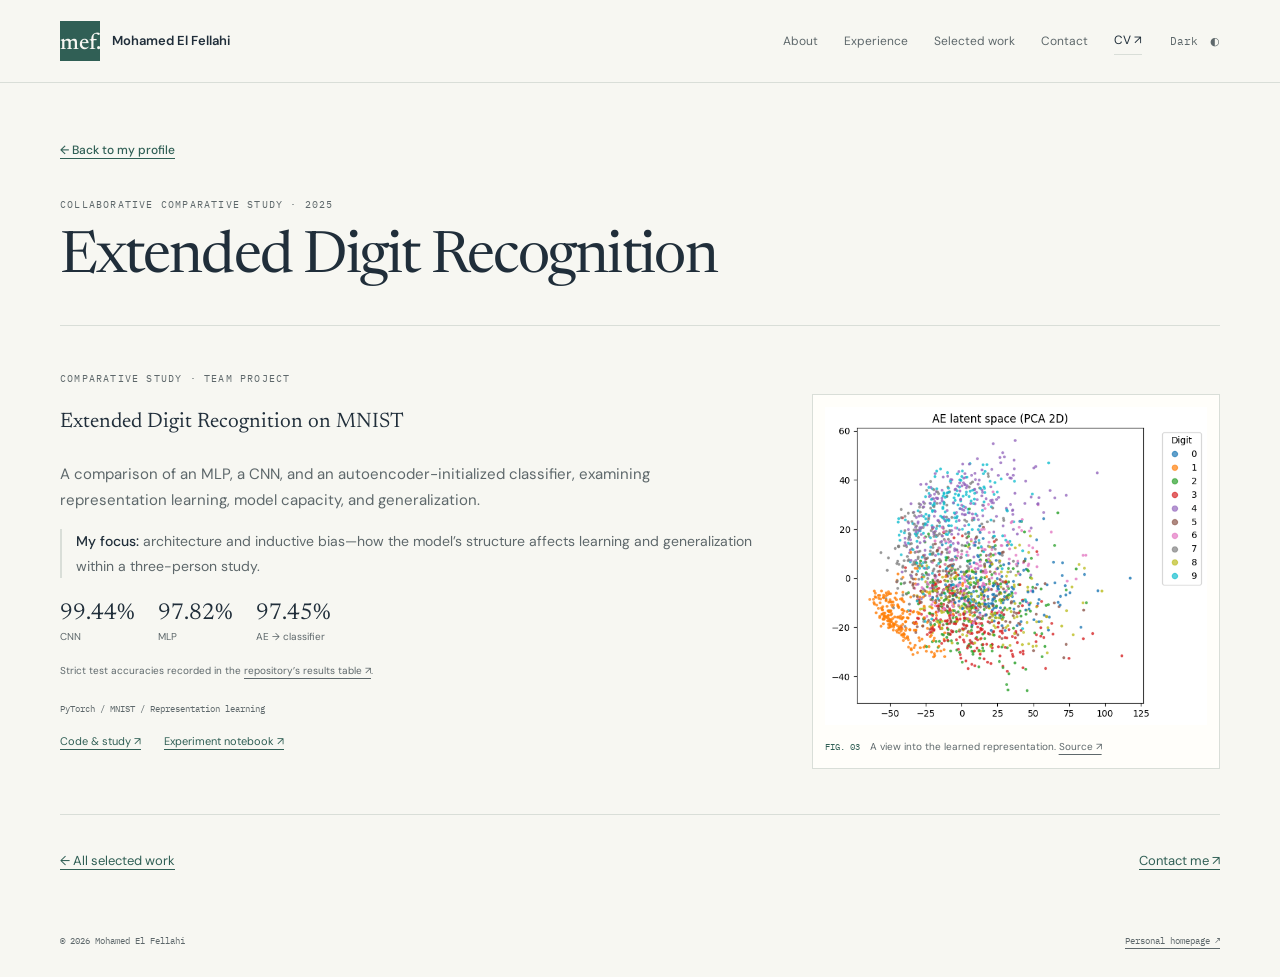
<file: research/digit-recognition.html>
<!doctype html><html lang="en" data-theme="light"><head>
  <meta charset="utf-8">
  <meta name="viewport" content="width=device-width, initial-scale=1">
  <meta name="color-scheme" content="light dark">
  <title>Extended Digit Recognition · Mohamed El Fellahi</title>
  <meta name="description" content="Extended Digit Recognition: project context, Mohamed El Fellahi's contribution, methods and supporting resources.">
  <meta property="og:type" content="website">
  <meta property="og:title" content="Extended Digit Recognition · Mohamed El Fellahi">
  <meta property="og:description" content="Extended Digit Recognition: project context, Mohamed El Fellahi's contribution, methods and supporting resources.">
  <meta name="theme-color" content="#f7f7f2">
  <link rel="icon" type="image/svg+xml" href="../assets/favicon.svg">
  <link rel="preconnect" href="https://fonts.googleapis.com">
  <link rel="preconnect" href="https://fonts.gstatic.com" crossorigin>
  <link href="https://fonts.googleapis.com/css2?family=DM+Sans:wght@400;500;600;700&family=IBM+Plex+Mono:wght@400;500&family=Newsreader:opsz,wght@6..72,400;6..72,500;6..72,600&display=swap" rel="stylesheet">
  <script>
    document.documentElement.classList.add('js');
    try {
      var savedTheme = localStorage.getItem('mef-theme');
      document.documentElement.dataset.theme = savedTheme === 'light' || savedTheme === 'dark'
        ? savedTheme : (matchMedia('(prefers-color-scheme: dark)').matches ? 'dark' : 'light');
    } catch (error) { /* Keep the default theme if browser storage is unavailable. */ }
  </script>
  <link rel="stylesheet" href="../styles.css">
  <link rel="stylesheet" href="../personal.css">
  <script src="../script.js" defer></script>
</head><body class="project-page"><a class="skip-link" href="#main">Skip to content</a>  <header class="site-header">
    <div class="shell header-inner">
      <a class="identity" href="../index.html#top" aria-label="Mohamed El Fellahi, home"><span class="monogram" aria-hidden="true">mef.</span><span>Mohamed El Fellahi</span></a>
      <div class="nav-controls">
        <button class="theme-toggle" id="theme" type="button" aria-label="Switch to dark theme" aria-pressed="false">Dark <span aria-hidden="true">◐</span></button>
        <button class="menu-toggle" id="menu-toggle" type="button" aria-expanded="false" aria-controls="main-nav">Menu <span aria-hidden="true">+</span></button>
      </div>
      <nav class="main-nav" id="main-nav" aria-label="Main navigation"><a href="../index.html#about">About</a><a href="../index.html#background">Experience</a><a href="../index.html#projects">Selected work</a><a href="../index.html#contact">Contact</a><a class="nav-cv" href="../cv.html">CV ↗</a></nav>
    </div>
  </header><main class="shell" id="main" tabindex="-1"><div class="project-heading" id="top"><a class="text-link" href="../index.html#projects">← Back to my profile</a><p class="eyebrow">Collaborative comparative study · 2025</p><h1 id="digits-title">Extended Digit Recognition</h1></div><article class="study-row study-detail" id="digit-recognition" aria-labelledby="digits-title">
        <div class="study-number" aria-hidden="true">02</div>
        <div class="study-body">
          <p class="eyebrow">Comparative study · team project</p><p class="study-subtitle">Extended Digit Recognition on MNIST</p>
          <p>A comparison of an MLP, a CNN, and an autoencoder-initialized classifier, examining representation learning, model capacity, and generalization.</p>
          <p class="contribution"><strong>My focus:</strong> architecture and inductive bias—how the model’s structure affects learning and generalization within a three-person study.</p>
          <div class="mini-results"><span><strong>99.44%</strong> CNN</span><span><strong>97.82%</strong> MLP</span><span><strong>97.45%</strong> AE → classifier</span></div>
          <p class="result-context">Strict test accuracies recorded in the <a href="https://github.com/MED05G/Extended-Digit-Recognition-on-MNIST/blob/main/models/summary_single_models.csv" target="_blank" rel="noopener">repository’s results table ↗</a>.</p>
          <p class="tech-list">PyTorch / MNIST / Representation learning</p>
          <div class="resource-links"><a href="https://github.com/MED05G/Extended-Digit-Recognition-on-MNIST" target="_blank" rel="noopener">Code & study ↗</a><a href="https://github.com/MED05G/Extended-Digit-Recognition-on-MNIST/blob/main/Extended_Digit_Recognition_%E2%80%93_Comparative_Study_(MLP_%C2%B7_CNN_%C2%B7_AE_%C2%B7_AE%E2%86%92Classifier.ipynb" target="_blank" rel="noopener">Experiment notebook ↗</a></div>
        </div>
        <figure class="study-visual"><a class="figure-link" href="../assets/mnist-latent-space.png" target="_blank" rel="noopener" aria-label="View the full MNIST latent space visualization"><img src="../assets/mnist-latent-space.png" width="588" height="490" alt="PCA projection of the autoencoder latent space, with points colored by MNIST digit class" loading="lazy"></a><figcaption><span class="figure-label">FIG. 03</span> A view into the learned representation. <a href="https://github.com/MED05G/Extended-Digit-Recognition-on-MNIST/blob/main/fig_ae_latent_pca_2d.png" target="_blank" rel="noopener">Source ↗</a></figcaption></figure>
      </article><div class="project-next"><a href="../index.html#projects">← All selected work</a><a href="../index.html#contact">Contact me ↗</a></div></main><footer class="shell site-footer"><span>© 2026 Mohamed El Fellahi</span><a href="../index.html">Personal homepage ↗</a></footer></body></html>
</file>
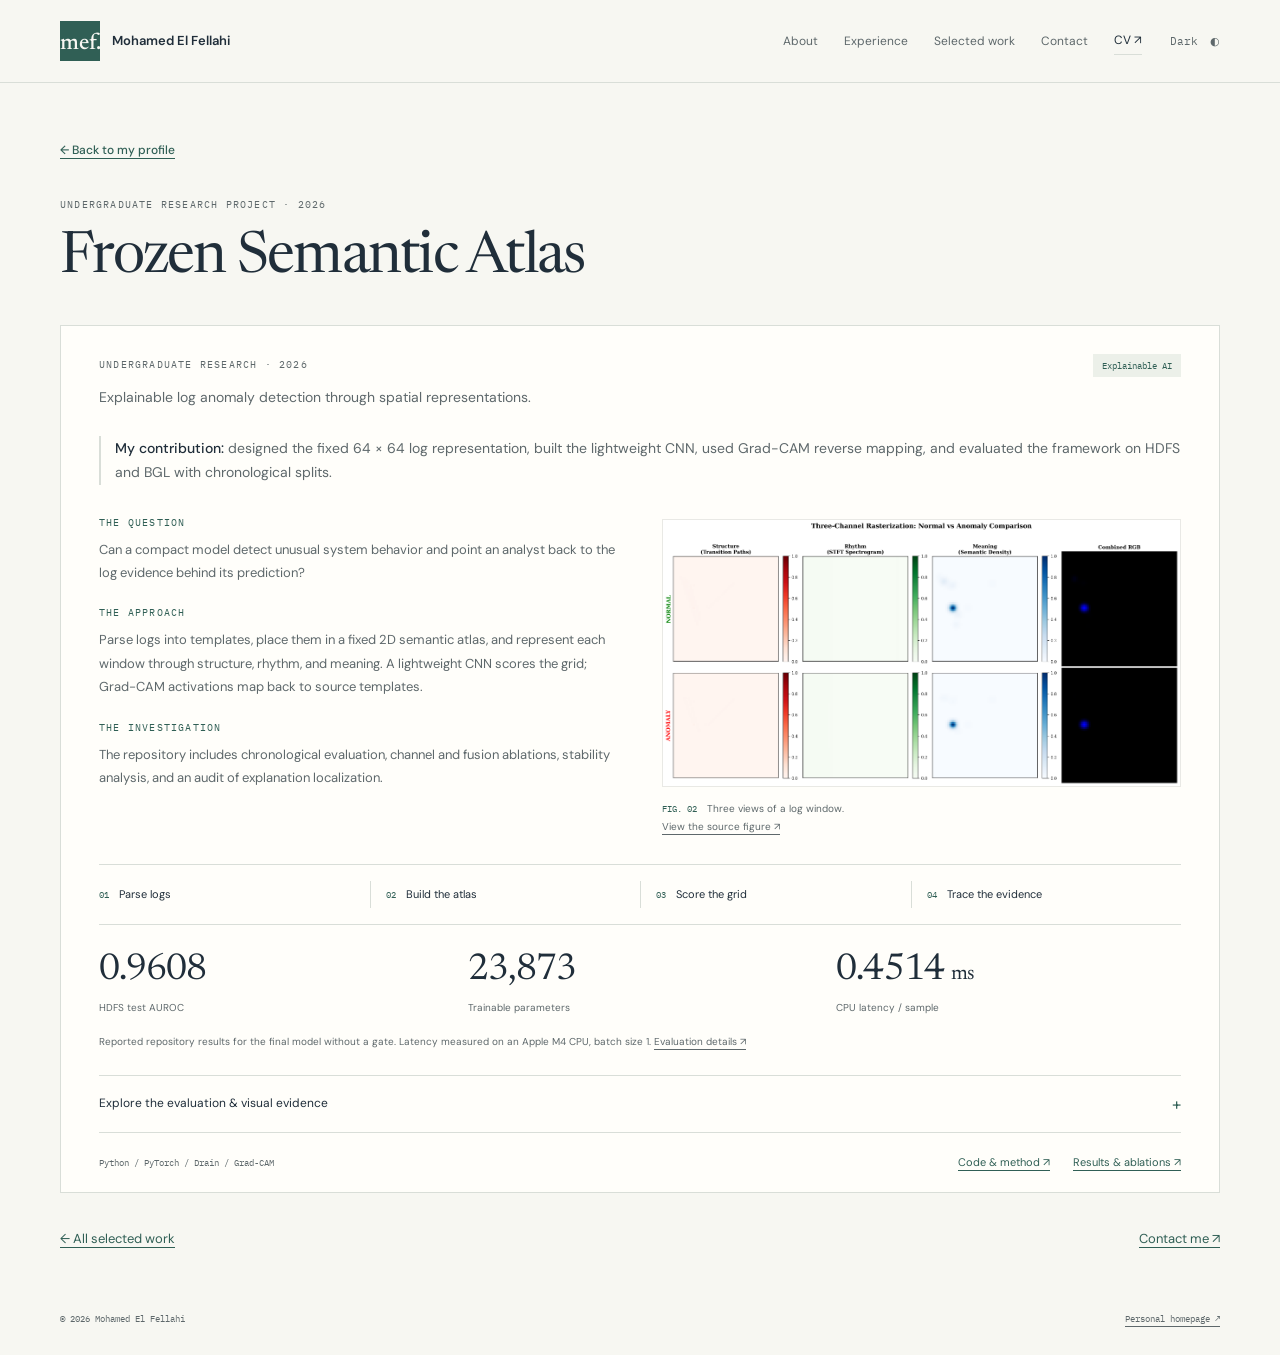
<file: research/frozen-semantic-atlas.html>
<!doctype html><html lang="en" data-theme="light"><head>
  <meta charset="utf-8">
  <meta name="viewport" content="width=device-width, initial-scale=1">
  <meta name="color-scheme" content="light dark">
  <title>Frozen Semantic Atlas · Mohamed El Fellahi</title>
  <meta name="description" content="Frozen Semantic Atlas: project context, Mohamed El Fellahi's contribution, methods and supporting resources.">
  <meta property="og:type" content="website">
  <meta property="og:title" content="Frozen Semantic Atlas · Mohamed El Fellahi">
  <meta property="og:description" content="Frozen Semantic Atlas: project context, Mohamed El Fellahi's contribution, methods and supporting resources.">
  <meta name="theme-color" content="#f7f7f2">
  <link rel="icon" type="image/svg+xml" href="../assets/favicon.svg">
  <link rel="preconnect" href="https://fonts.googleapis.com">
  <link rel="preconnect" href="https://fonts.gstatic.com" crossorigin>
  <link href="https://fonts.googleapis.com/css2?family=DM+Sans:wght@400;500;600;700&family=IBM+Plex+Mono:wght@400;500&family=Newsreader:opsz,wght@6..72,400;6..72,500;6..72,600&display=swap" rel="stylesheet">
  <script>
    document.documentElement.classList.add('js');
    try {
      var savedTheme = localStorage.getItem('mef-theme');
      document.documentElement.dataset.theme = savedTheme === 'light' || savedTheme === 'dark'
        ? savedTheme : (matchMedia('(prefers-color-scheme: dark)').matches ? 'dark' : 'light');
    } catch (error) { /* Keep the default theme if browser storage is unavailable. */ }
  </script>
  <link rel="stylesheet" href="../styles.css">
  <link rel="stylesheet" href="../personal.css">
  <script src="../script.js" defer></script>
</head><body class="project-page"><a class="skip-link" href="#main">Skip to content</a>  <header class="site-header">
    <div class="shell header-inner">
      <a class="identity" href="../index.html#top" aria-label="Mohamed El Fellahi, home"><span class="monogram" aria-hidden="true">mef.</span><span>Mohamed El Fellahi</span></a>
      <div class="nav-controls">
        <button class="theme-toggle" id="theme" type="button" aria-label="Switch to dark theme" aria-pressed="false">Dark <span aria-hidden="true">◐</span></button>
        <button class="menu-toggle" id="menu-toggle" type="button" aria-expanded="false" aria-controls="main-nav">Menu <span aria-hidden="true">+</span></button>
      </div>
      <nav class="main-nav" id="main-nav" aria-label="Main navigation"><a href="../index.html#about">About</a><a href="../index.html#background">Experience</a><a href="../index.html#projects">Selected work</a><a href="../index.html#contact">Contact</a><a class="nav-cv" href="../cv.html">CV ↗</a></nav>
    </div>
  </header><main class="shell" id="main" tabindex="-1"><div class="project-heading" id="top"><a class="text-link" href="../index.html#projects">← Back to my profile</a><p class="eyebrow">Undergraduate research project · 2026</p><h1 id="atlas-title">Frozen Semantic Atlas</h1></div><article class="featured-study study-detail" id="frozen-atlas" aria-labelledby="atlas-title">
        <div class="study-topline"><span class="eyebrow">Undergraduate research · 2026</span><span class="tag">Explainable AI</span></div>
        
        <p class="study-subtitle">Explainable log anomaly detection through spatial representations.</p>
        <p class="contribution personal-contribution"><strong>My contribution:</strong> designed the fixed 64 × 64 log representation, built the lightweight CNN, used Grad-CAM reverse mapping, and evaluated the framework on HDFS and BGL with chronological splits.</p><div class="featured-content">
          <div>
            <h2 class="label">The question</h2><p>Can a compact model detect unusual system behavior and point an analyst back to the log evidence behind its prediction?</p>
            <h2 class="label">The approach</h2><p>Parse logs into templates, place them in a fixed 2D semantic atlas, and represent each window through structure, rhythm, and meaning. A lightweight CNN scores the grid; Grad-CAM activations map back to source templates.</p>
            <h2 class="label">The investigation</h2><p>The repository includes chronological evaluation, channel and fusion ablations, stability analysis, and an audit of explanation localization.</p>
          </div>
          <figure class="method-figure">
            <a class="figure-link" href="../assets/atlas-channels.png" target="_blank" rel="noopener" aria-label="View the full three-channel rasterization figure"><img src="../assets/atlas-channels.png" width="4770" height="2460" alt="Repository figure comparing structure, rhythm, meaning and combined RGB channels for normal and anomalous log windows" loading="lazy"></a>
            <figcaption><span class="figure-label">FIG. 02</span> Three views of a log window.<br><a href="https://github.com/MED05G/Frozen-Semantic-Atlas/blob/main/figures/thesis/fig03_three_channel_rasterization.png" target="_blank" rel="noopener">View the source figure ↗</a></figcaption>
          </figure>
        </div>
        <ol class="method-flow" aria-label="Frozen Semantic Atlas pipeline"><li><span>01</span> Parse logs</li><li><span>02</span> Build the atlas</li><li><span>03</span> Score the grid</li><li><span>04</span> Trace the evidence</li></ol>
        <div class="results-strip" aria-label="Reported thesis results"><div><strong>0.9608</strong><span>HDFS test AUROC</span></div><div><strong>23,873</strong><span>Trainable parameters</span></div><div><strong>0.4514 <small>ms</small></strong><span>CPU latency / sample</span></div></div>
        <p class="result-context">Reported repository results for the final model without a gate. Latency measured on an Apple M4 CPU, batch size 1. <a href="https://github.com/MED05G/Frozen-Semantic-Atlas/blob/main/results/reconciled_eval_tau090.json" target="_blank" rel="noopener">Evaluation details ↗</a></p>
        <details class="evidence-details"><summary>Explore the evaluation & visual evidence <span aria-hidden="true">+</span></summary><div class="evidence-content">
          <div class="table-scroll"><table><caption>HDFS test results · operational threshold τ = 0.90</caption><thead><tr><th scope="col">Metric</th><th scope="col">Reported value</th></tr></thead><tbody><tr><th scope="row">AUPRC</th><td>0.7734</td></tr><tr><th scope="row">F1 / precision / recall</th><td>0.8018 / 0.8939 / 0.7269</td></tr><tr><th scope="row">Explanation precision@3</th><td>0.720</td></tr></tbody></table></div>
          <figure><a class="figure-link" href="../assets/atlas-evidence.png" target="_blank" rel="noopener" aria-label="View the full Grad-CAM evidence figure"><img src="../assets/atlas-evidence.png" width="4715" height="1485" alt="A log input grid, Grad-CAM heatmap and the corresponding source log templates highlighted by the explanation" loading="lazy"></a><figcaption>Grad-CAM localization and the corresponding source templates. <a href="https://github.com/MED05G/Frozen-Semantic-Atlas/blob/main/figures/thesis/visual_evidence.png" target="_blank" rel="noopener">Source figure ↗</a></figcaption></figure>
        </div></details>
        <div class="study-footer"><p class="tech-list">Python / PyTorch / Drain / Grad-CAM</p><div class="resource-links"><a href="https://github.com/MED05G/Frozen-Semantic-Atlas" target="_blank" rel="noopener">Code & method ↗</a><a href="https://github.com/MED05G/Frozen-Semantic-Atlas/tree/main/results" target="_blank" rel="noopener">Results & ablations ↗</a></div></div>
      </article><div class="project-next"><a href="../index.html#projects">← All selected work</a><a href="../index.html#contact">Contact me ↗</a></div></main><footer class="shell site-footer"><span>© 2026 Mohamed El Fellahi</span><a href="../index.html">Personal homepage ↗</a></footer></body></html>
</file>
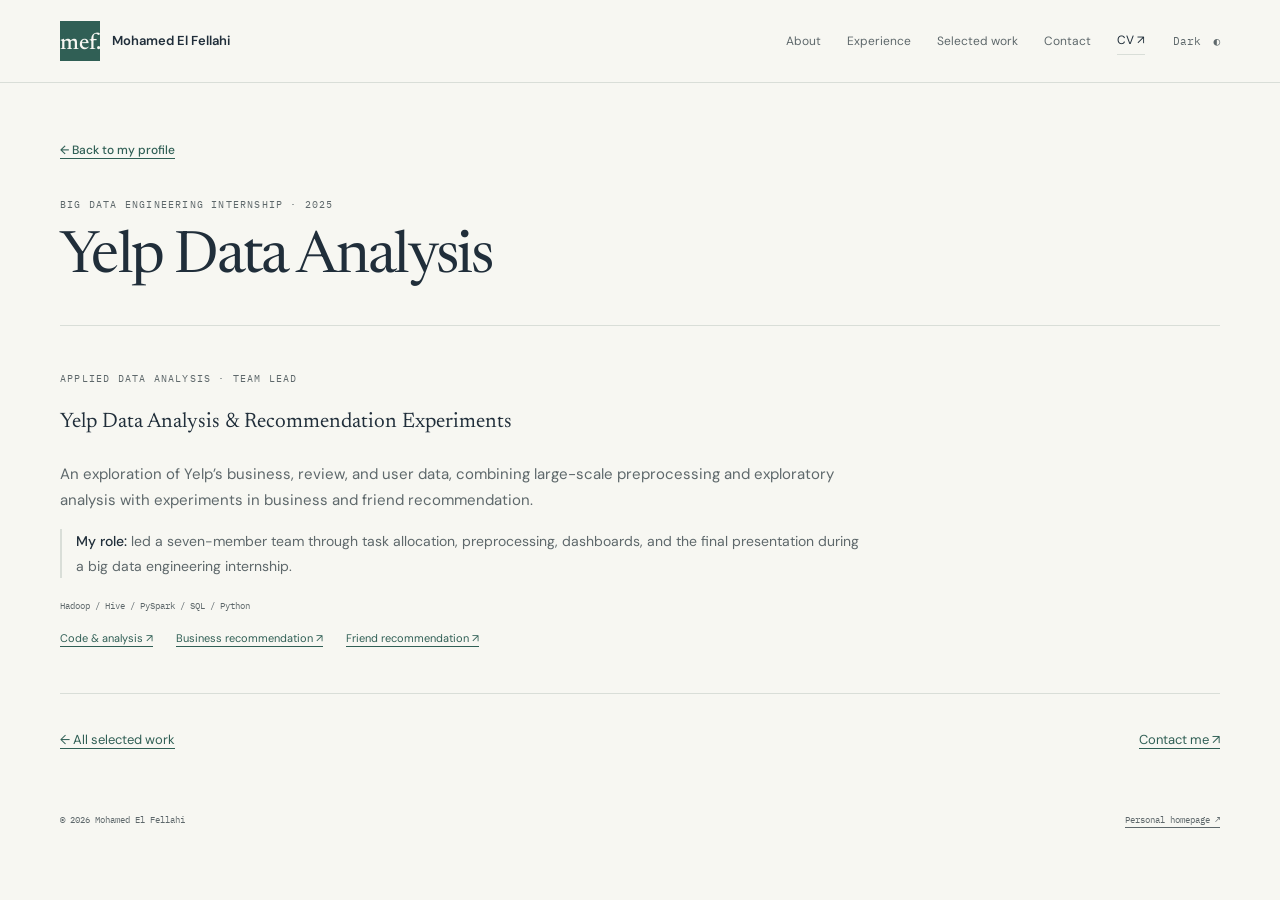
<file: research/yelp-analysis.html>
<!doctype html><html lang="en" data-theme="light"><head>
  <meta charset="utf-8">
  <meta name="viewport" content="width=device-width, initial-scale=1">
  <meta name="color-scheme" content="light dark">
  <title>Yelp Data Analysis · Mohamed El Fellahi</title>
  <meta name="description" content="Yelp Data Analysis: project context, Mohamed El Fellahi's contribution, methods and supporting resources.">
  <meta property="og:type" content="website">
  <meta property="og:title" content="Yelp Data Analysis · Mohamed El Fellahi">
  <meta property="og:description" content="Yelp Data Analysis: project context, Mohamed El Fellahi's contribution, methods and supporting resources.">
  <meta name="theme-color" content="#f7f7f2">
  <link rel="icon" type="image/svg+xml" href="../assets/favicon.svg">
  <link rel="preconnect" href="https://fonts.googleapis.com">
  <link rel="preconnect" href="https://fonts.gstatic.com" crossorigin>
  <link href="https://fonts.googleapis.com/css2?family=DM+Sans:wght@400;500;600;700&family=IBM+Plex+Mono:wght@400;500&family=Newsreader:opsz,wght@6..72,400;6..72,500;6..72,600&display=swap" rel="stylesheet">
  <script>
    document.documentElement.classList.add('js');
    try {
      var savedTheme = localStorage.getItem('mef-theme');
      document.documentElement.dataset.theme = savedTheme === 'light' || savedTheme === 'dark'
        ? savedTheme : (matchMedia('(prefers-color-scheme: dark)').matches ? 'dark' : 'light');
    } catch (error) { /* Keep the default theme if browser storage is unavailable. */ }
  </script>
  <link rel="stylesheet" href="../styles.css">
  <link rel="stylesheet" href="../personal.css">
  <script src="../script.js" defer></script>
</head><body class="project-page"><a class="skip-link" href="#main">Skip to content</a>  <header class="site-header">
    <div class="shell header-inner">
      <a class="identity" href="../index.html#top" aria-label="Mohamed El Fellahi, home"><span class="monogram" aria-hidden="true">mef.</span><span>Mohamed El Fellahi</span></a>
      <div class="nav-controls">
        <button class="theme-toggle" id="theme" type="button" aria-label="Switch to dark theme" aria-pressed="false">Dark <span aria-hidden="true">◐</span></button>
        <button class="menu-toggle" id="menu-toggle" type="button" aria-expanded="false" aria-controls="main-nav">Menu <span aria-hidden="true">+</span></button>
      </div>
      <nav class="main-nav" id="main-nav" aria-label="Main navigation"><a href="../index.html#about">About</a><a href="../index.html#background">Experience</a><a href="../index.html#projects">Selected work</a><a href="../index.html#contact">Contact</a><a class="nav-cv" href="../cv.html">CV ↗</a></nav>
    </div>
  </header><main class="shell" id="main" tabindex="-1"><div class="project-heading" id="top"><a class="text-link" href="../index.html#projects">← Back to my profile</a><p class="eyebrow">Big data engineering internship · 2025</p><h1 id="yelp-title">Yelp Data Analysis</h1></div><article class="study-row study-row-no-visual study-detail" id="yelp-analysis" aria-labelledby="yelp-title">
        <div class="study-number" aria-hidden="true">04</div>
        <div class="study-body">
          <p class="eyebrow">Applied data analysis · team lead</p><p class="study-subtitle">Yelp Data Analysis & Recommendation Experiments</p>
          <p>An exploration of Yelp’s business, review, and user data, combining large-scale preprocessing and exploratory analysis with experiments in business and friend recommendation.</p>
          <p class="contribution"><strong>My role:</strong> led a seven-member team through task allocation, preprocessing, dashboards, and the final presentation during a big data engineering internship.</p>
          <p class="tech-list">Hadoop / Hive / PySpark / SQL / Python</p>
          <div class="resource-links"><a href="https://github.com/MED05G/YelpAnalysis" target="_blank" rel="noopener">Code & analysis ↗</a><a href="https://github.com/MED05G/YelpAnalysis/blob/main/Business%20Recomendation..ipynb" target="_blank" rel="noopener">Business recommendation ↗</a><a href="https://github.com/MED05G/YelpAnalysis/blob/main/Friend-Recomendationn.ipynb" target="_blank" rel="noopener">Friend recommendation ↗</a></div>
        </div>
      </article><div class="project-next"><a href="../index.html#projects">← All selected work</a><a href="../index.html#contact">Contact me ↗</a></div></main><footer class="shell site-footer"><span>© 2026 Mohamed El Fellahi</span><a href="../index.html">Personal homepage ↗</a></footer></body></html>
</file>
<file: grid.css>
:root {
  --bg: #f7f7f2; --surface: #fffefa; --ink: #1d2d27; --muted: #607067;
  --line: #d5ddd3; --accent: #315d49; --accent-soft: #eaf0e5;
  --contact-bg: #243d33; --contact-ink: #f7f8f1;
  --serif: 'Newsreader', Georgia, serif;
  --sans: 'DM Sans', system-ui, -apple-system, sans-serif;
  --mono: 'IBM Plex Mono', ui-monospace, monospace;
  --gutter: 24px; --space-1: 8px; --space-2: 16px; --space-3: 24px;
  --space-4: 32px; --space-5: 48px; --space-6: 64px; --space-7: 80px;
  color-scheme: light;
}
:root[data-theme='dark'] {
  --bg: #141c1c; --surface: #1c2823; --ink: #e7ece1; --muted: #a2b2a6;
  --line: #33463a; --accent: #b5d5a7; --accent-soft: #233329;
  --contact-bg: #253d31; color-scheme: dark;
}
* { box-sizing: border-box; }
html { scroll-behavior: smooth; scroll-padding-top: 104px; }
body { margin: 0; background: var(--bg); color: var(--ink); font: 400 16px/1.75 var(--sans); -webkit-font-smoothing: antialiased; }
a { color: var(--accent); text-underline-offset: 4px; text-decoration-thickness: 1px; }
a:hover { text-decoration: underline; }
button { font: inherit; }
a, button { -webkit-tap-highlight-color: transparent; }
:focus-visible { outline: 2px solid var(--accent); outline-offset: 5px; }
::selection { color: var(--bg); background: var(--accent); }
h1, h2, h3, h4, p { margin: 0; }
h1, h2, h3, h4 { text-wrap: balance; }
.shell { width: min(1248px, calc(100% - 96px)); margin-inline: auto; }
.layout-grid { display: grid; grid-template-columns: repeat(12, minmax(0, 1fr)); column-gap: var(--gutter); }
.layout-grid > * { min-width: 0; }
.eyebrow { font: 400 10px/1.7 var(--mono); letter-spacing: .09em; text-transform: uppercase; color: var(--muted); }
.skip-link { position: fixed; top: -100px; left: 24px; z-index: 100; background: var(--surface); padding: 12px 20px; }
.skip-link:focus { top: 16px; }
.status-dot { display: inline-block; width: 6px; height: 6px; margin-right: 8px; border-radius: 50%; background: #769063; vertical-align: 1px; }
.site-header { position: sticky; top: 0; z-index: 30; background: color-mix(in srgb, var(--bg) 96%, transparent); border-bottom: 1px solid var(--line); backdrop-filter: blur(14px); }
.header-inner { display: grid; grid-template-columns: repeat(12, minmax(0, 1fr)); column-gap: var(--gutter); align-items: center; min-height: 80px; }
.identity { grid-column: 1 / span 4; display: flex; align-items: center; gap: 12px; text-decoration: none; color: var(--ink); font-size: 12px; font-weight: 500; white-space: nowrap; }
.identity:hover { text-decoration: none; }
.monogram { font: 500 25px/1 var(--serif); color: var(--accent); padding-right: 13px; border-right: 1px solid var(--line); }
.main-nav { grid-column: 5 / 12; display: flex; justify-content: flex-end; align-items: center; gap: 24px; }
.main-nav a { font-size: 12px; text-decoration: none; color: var(--muted); white-space: nowrap; }
.main-nav a:hover { color: var(--accent); text-decoration: underline; }
.main-nav .nav-cv { color: var(--ink); }
.nav-controls { grid-column: 12; grid-row: 1; justify-self: end; display: flex; gap: 16px; }
.theme-toggle, .menu-toggle { font: 400 10px/1.5 var(--mono); color: var(--muted); background: none; border: 0; padding: 10px 0; cursor: pointer; white-space: nowrap; }
.theme-toggle span { margin-left: 5px; }
.menu-toggle { display: none; }
.hero { padding-block: 64px 0; row-gap: 24px; }
.hero-kicker { grid-column: 1 / span 9; }
.hero-name { grid-column: 1 / span 8; }
.hero-name h1 { font: 400 clamp(68px, 8.5vw, 116px)/.94 var(--serif); letter-spacing: -.045em; margin-block: 8px 0; }
.hero-name h1 > span { color: var(--accent); font-style: italic; }
.chapter-note { grid-column: 10 / span 3; grid-row: 2; padding-left: 24px; border-left: 1px solid var(--line); }
.chapter-route { margin: 24px 0 0 4px; border-left: 1px solid var(--line); padding-left: 23px; }
.chapter-stop { position: relative; }
.route-dot { position: absolute; top: 6px; left: -28px; width: 9px; height: 9px; background: var(--bg); border: 1px solid var(--muted); border-radius: 50%; }
.chapter-stop.current .route-dot { border-color: var(--accent); background: var(--accent); }
.chapter-stop + .chapter-stop { margin-top: 24px; }
.chapter-stop > .eyebrow { font-size: 9px; letter-spacing: .02em; }
.chapter-stop h2 { font: 400 25px/1.2 var(--serif); margin-top: 7px; letter-spacing: -.015em; }
.chapter-stop > p:not(.eyebrow) { font-size: 11px; line-height: 1.75; color: var(--muted); margin-top: 7px; }
.hero-introduction { grid-column: 1 / span 7; margin-top: 8px; }
.hero-role { font: 400 27px/1.3 var(--serif); letter-spacing: -.01em; }
.hero-description { font-size: 15px; line-height: 1.8; color: var(--muted); max-width: 480px; margin-top: 16px; }
.hero-opportunity { grid-column: 9 / span 4; align-self: end; padding-bottom: 4px; }
.opportunity-label { font: 400 10px/1.9 var(--mono); color: var(--accent); }
.hero-actions { display: flex; align-items: center; gap: 24px; flex-wrap: wrap; margin-top: 24px; }
.button { display: inline-flex; align-items: center; justify-content: space-between; gap: 32px; padding: 12px 20px; min-height: 48px; font-size: 12px; font-weight: 500; text-decoration: none; border: 1px solid transparent; }
.button-primary { background: var(--accent); color: var(--bg); border-color: var(--accent); }
.button-primary:hover { background: var(--ink); border-color: var(--ink); color: var(--bg); text-decoration: none; }
.text-link { font-size: 12px; text-decoration: none; border-bottom: 1px solid var(--line); padding-bottom: 3px; }
.hero-bottom { grid-column: 1 / -1; display: grid; grid-template-columns: repeat(12, minmax(0, 1fr)); column-gap: var(--gutter); align-items: center; padding-block: 24px; border-top: 1px solid var(--line); border-bottom: 1px solid var(--line); margin-top: 24px; }
.hero-bottom > .eyebrow { grid-column: 1 / span 4; font-size: 9px; }
.social-links { grid-column: 5 / span 5; display: flex; gap: 24px; font-size: 11px; }
.social-links a { text-decoration: none; color: var(--muted); }
.social-links a:hover { color: var(--accent); text-decoration: underline; }
.scroll-link { grid-column: 10 / span 3; justify-self: end; font-size: 11px; text-decoration: none; color: var(--muted); }
.scroll-link span { margin-left: 16px; }
.section { padding-block: 64px; border-bottom: 1px solid var(--line); }
.section-intro { grid-column: 1 / span 3; }
.section-intro h2 { font: 400 38px/1.08 var(--serif); letter-spacing: -.025em; margin-top: 24px; }
.margin-note { font-size: 11px; line-height: 1.8; color: var(--muted); margin-top: 24px; }
.section-lead { grid-column: 5 / span 8; font-size: 18px; line-height: 1.65; max-width: 660px; align-self: end; }
.bio-copy { grid-column: 5 / span 8; }
.lead { font: 400 27px/1.4 var(--serif); letter-spacing: -.01em; max-width: 680px; }
.bio-columns { display: grid; grid-template-columns: 1fr 1fr; gap: var(--gutter); margin-top: 32px; }
.bio-columns p { font-size: 14px; line-height: 1.9; color: var(--muted); }
.bio-closing { padding-top: 24px; font-size: 14px; line-height: 1.9; color: var(--muted); }
.language-row { grid-column: 1 / -1; display: grid; grid-template-columns: repeat(4, minmax(0, 1fr)); gap: var(--gutter); margin-top: 48px; padding-top: 24px; border-top: 1px solid var(--line); }
.language-row > div { display: flex; align-items: center; gap: 16px; }
.language-code { display: grid; place-items: center; width: 40px; height: 40px; flex-shrink: 0; border: 1px solid var(--line); font: 400 10px var(--mono); color: var(--accent); }
.language-row > div > span:last-child { font-size: 13px; }
.language-row small { display: block; font-size: 10px; line-height: 1.7; color: var(--muted); }
.capability-section { row-gap: 40px; }
.capability { grid-column: span 4; padding-top: 24px; border-top: 1px solid var(--line); display: flex; flex-direction: column; align-items: start; }
.capability h3 { font: 400 30px/1.15 var(--serif); letter-spacing: -.02em; margin-top: 24px; }
.capability > p { color: var(--muted); font-size: 14px; line-height: 1.9; margin: 16px 0 24px; max-width: 32ch; }
.capability > a { font-size: 11px; margin-top: auto; }
.background-column.education { grid-column: 5 / span 4; }
.background-column.experience { grid-column: 9 / span 4; }
.column-heading { font: 400 11px/1.5 var(--mono); border-bottom: 1px solid var(--line); padding-bottom: 16px; color: var(--accent); }
.timeline-entry { margin-top: 24px; }
.timeline-entry + .timeline-entry { padding-top: 24px; border-top: 1px solid var(--line); margin-top: 24px; }
.timeline-entry > .eyebrow { font-size: 9px; letter-spacing: 0; }
.timeline-entry h4 { font-size: 16px; line-height: 1.5; font-weight: 500; margin-top: 12px; }
.timeline-entry .organization { font-size: 12px; color: var(--accent); margin-top: 8px; }
.timeline-entry p:not(.eyebrow):not(.organization) { font-size: 13px; line-height: 1.85; color: var(--muted); margin-top: 12px; }
.timeline-entry > a { display: inline-block; font-size: 11px; margin-top: 16px; }
.work-heading { margin-bottom: 40px; }
.work-row { padding-block: 32px; border-top: 1px solid var(--line); }
.work-row:last-child { border-bottom: 1px solid var(--line); }
.work-context { grid-column: 1 / span 3; }
.work-index { display: inline-block; color: var(--accent); font: 400 27px/1 var(--serif); margin-bottom: 24px; }
.work-context > .eyebrow { font-size: 9px; }
.record-date { font-size: 11px; color: var(--muted); margin-top: 8px; }
.work-name { grid-column: 5 / span 4; }
.work-name h3 { font: 400 28px/1.15 var(--serif); letter-spacing: -.02em; }
.work-name p { font-size: 12px; line-height: 1.75; color: var(--muted); max-width: 25ch; margin-top: 12px; }
.work-contribution { grid-column: 9 / span 4; }
.work-contribution > p { color: var(--muted); font-size: 13px; line-height: 1.9; }
.work-contribution strong { font-weight: 500; color: var(--ink); }
.resource-links { display: flex; gap: 10px 24px; align-items: center; flex-wrap: wrap; margin-top: 24px; }
.resource-links a { font-size: 11px; }
.engineering-wrap { margin-top: 32px; }
.engineering-work { grid-column: 5 / span 8; background: var(--accent-soft); border: 1px solid var(--line); }
summary { list-style: none; cursor: pointer; }
summary::-webkit-details-marker { display: none; }
.engineering-work > summary { display: flex; justify-content: space-between; align-items: center; gap: 16px; padding: 20px 24px; }
.engineering-work summary .eyebrow { display: block; font-size: 8px; }
.engineering-work summary strong { display: block; font: 400 22px/1.3 var(--serif); margin-top: 8px; }
.details-action { color: var(--accent); font-size: 10px; white-space: nowrap; }
.details-action > span { display: inline-block; margin-left: 8px; }
.engineering-work[open] .details-action > span { transform: rotate(45deg); }
.engineering-content { padding: 0 24px 24px; }
.engineering-content > p { color: var(--muted); font-size: 12px; }
.engineering-grid { display: grid; grid-template-columns: repeat(3, minmax(0, 1fr)); gap: var(--gutter); margin-top: 24px; }
.engineering-grid > a { text-decoration: none; }
.engineering-grid strong { display: block; font-size: 12px; font-weight: 500; }
.engineering-grid > a > span { display: block; color: var(--muted); font-size: 11px; line-height: 1.8; margin-top: 8px; }
.other-repo-links { display: flex; flex-wrap: wrap; gap: 8px 24px; font-size: 10px; padding-block: 24px; margin-top: 24px; border-top: 1px solid var(--line); }
.toolkit-list { grid-column: 5 / span 8; }
.toolkit-list > div { display: grid; grid-template-columns: repeat(8, minmax(0, 1fr)); gap: var(--gutter); padding-block: 24px; border-top: 1px solid var(--line); }
.toolkit-list > div:first-child { padding-top: 0; border-top: 0; }
.toolkit-list h3 { grid-column: span 3; font-size: 13px; line-height: 1.8; font-weight: 500; }
.toolkit-list p { grid-column: span 5; color: var(--muted); font-size: 13px; line-height: 1.9; }
.contact-section { margin-block: 64px 48px; padding: 48px 40px; background: var(--contact-bg); color: var(--contact-ink); }
.contact-intro { grid-column: 1 / span 7; }
.contact-intro > .eyebrow { color: #c7d5bd; font-size: 9px; }
.contact-intro .status-dot { background: #c7d5a9; }
.contact-intro h2 { font: 400 48px/1.05 var(--serif); letter-spacing: -.025em; margin-top: 32px; }
.contact-intro > p:not(.eyebrow) { font-size: 13px; line-height: 1.9; color: #d3dfcb; max-width: 46ch; margin-top: 24px; }
.contact-location { display: inline-block; font: 400 9px/1.8 var(--mono); color: #c7d5bd; margin-top: 24px; }
.contact-links { grid-column: 9 / span 4; align-self: center; }
.contact-links a { color: var(--contact-ink); display: flex; justify-content: space-between; align-items: baseline; gap: 16px; padding-block: 16px; border-bottom: 1px solid #526c5c; font-size: 12px; text-decoration: none; }
.contact-links a:hover { text-decoration: underline; }
.contact-links a:focus-visible { outline-color: var(--contact-ink); }
.contact-links .contact-email { font-size: 13px; overflow-wrap: anywhere; }
.site-footer { display: flex; justify-content: space-between; gap: 16px; font: 400 9px/1.8 var(--mono); color: var(--muted); padding-bottom: 24px; }
.site-footer a { color: var(--muted); }
@media (max-width: 1080px) {
  :root { --gutter: 20px; }
  .shell { width: calc(100% - 64px); }
  .main-nav { gap: 20px; }
  .identity { font-size: 11px; }
  .chapter-note { padding-left: 16px; }
  .hero-name h1 { font-size: 9.5vw; }
  .hero-role { font-size: 25px; }
  .hero-actions { gap: 16px; }
  .section-intro h2 { font-size: 34px; }
  .contact-section { padding-inline: 32px; }
  .contact-intro h2 { font-size: 42px; }
  .contact-links { grid-column: 8 / span 5; }
}
@media (max-width: 900px) and (min-width: 761px) {
  .identity { grid-column: 1 / span 2; }
  .identity > span:last-child { display: none; }
  .main-nav { grid-column: 3 / 12; }
  .hero-name h1 { font-size: 10vw; }
  .hero-opportunity { grid-column: 8 / span 5; }
  .chapter-note { grid-column: 9 / span 4; }
  .section-intro h2 { font-size: 31px; }
  .lead { font-size: 24px; }
  .bio-columns { grid-template-columns: 1fr; gap: 16px; }
  .capability h3 { font-size: 27px; }
  .work-name h3 { font-size: 25px; }
}
@media (max-width: 760px) {
  :root { --gutter: 16px; }
  html { scroll-padding-top: 88px; }
  .shell { width: calc(100% - 40px); }
  .layout-grid { grid-template-columns: repeat(4, minmax(0, 1fr)); }
  .header-inner { display: flex; flex-wrap: wrap; justify-content: space-between; min-height: 64px; gap: 0 16px; }
  .identity { font-size: 11px; gap: 10px; }
  .monogram { font-size: 24px; padding-right: 10px; }
  .nav-controls { margin-left: auto; gap: 16px; }
  .theme-toggle, .menu-toggle { min-height: 44px; font-size: 10px; }
  .js .menu-toggle { display: block; }
  .menu-toggle > span { margin-left: 6px; }
  .main-nav { flex-basis: 100%; width: 100%; justify-content: flex-start; flex-wrap: wrap; padding-bottom: 16px; gap: 8px 24px; }
  .main-nav a { min-height: 36px; display: inline-flex; align-items: center; font-size: 12px; }
  .js .main-nav:not(.is-open) { display: none; }
  .hero { padding-top: 40px; row-gap: 24px; }
  .hero-kicker { grid-column: 1 / -1; font-size: 9px; }
  .hero-name { grid-column: 1 / -1; }
  .hero-name h1 { font-size: clamp(64px, 14vw, 98px); line-height: .98; margin-top: 0; }
  .chapter-note { grid-column: 1 / -1; grid-row: auto; margin-top: 8px; padding: 24px 0 0; border-left: 0; border-top: 1px solid var(--line); order: 4; }
  .chapter-route { display: grid; grid-template-columns: 1fr 1fr; gap: 24px; border-left: 0; padding-left: 0; margin: 16px 0 0; }
  .chapter-stop { padding-left: 16px; border-left: 1px solid var(--line); }
  .chapter-stop + .chapter-stop { margin-top: 0; }
  .route-dot { left: -4px; width: 7px; height: 7px; }
  .chapter-stop h2 { font-size: 24px; }
  .hero-introduction { grid-column: 1 / -1; margin-top: 0; }
  .hero-role { font-size: 25px; }
  .hero-description { font-size: 14px; margin-top: 16px; max-width: 450px; }
  .hero-opportunity { grid-column: 1 / -1; padding: 0; margin-top: 0; }
  .hero-actions { margin-top: 16px; gap: 24px; }
  .hero-bottom { grid-template-columns: repeat(4, minmax(0, 1fr)); row-gap: 16px; padding-block: 24px; margin-top: 0; order: 5; }
  .hero-bottom > .eyebrow { grid-column: 1 / -1; font-size: 8px; }
  .social-links { grid-column: 1 / span 3; gap: 20px; }
  .scroll-link { grid-column: 4; font-size: 0; }
  .scroll-link span { font-size: 16px; margin-left: 0; }
  .section { padding-block: 40px; }
  .section-intro { grid-column: 1 / -1; }
  .section-intro h2 { font-size: 34px; margin-top: 16px; }
  .section-intro h2 br { display: none; }
  .section-intro .margin-note { margin-top: 16px; }
  .section-intro .margin-note br { display: none; }
  .section-lead { grid-column: 1 / -1; font-size: 16px; margin-top: 24px; }
  .bio-copy { grid-column: 1 / -1; margin-top: 24px; }
  .lead { font-size: 25px; }
  .bio-columns { margin-top: 24px; grid-template-columns: 1fr; gap: 16px; }
  .bio-closing { padding-top: 16px; }
  .language-row { grid-template-columns: repeat(4, minmax(0, 1fr)); row-gap: 24px; margin-top: 32px; }
  .language-row > div { gap: 10px; }
  .language-code { width: 32px; height: 32px; font-size: 9px; }
  .language-row > div > span:last-child { font-size: 11px; }
  .language-row small { font-size: 9px; }
  .capability-section { row-gap: 0; }
  .capability-section .section-lead { margin-bottom: 32px; }
  .capability { grid-column: 1 / -1; padding-block: 24px; }
  .capability h3 { font-size: 28px; margin-top: 16px; }
  .capability h3 br { display: none; }
  .capability > p { max-width: 55ch; margin-block: 16px; }
  .background-column.education, .background-column.experience { grid-column: 1 / -1; margin-top: 32px; }
  .timeline-entry h4 { max-width: 38ch; }
  .timeline-entry p:not(.eyebrow):not(.organization) { font-size: 14px; }
  .work-heading { margin-bottom: 32px; }
  .work-row { padding-block: 24px; row-gap: 16px; }
  .work-context { grid-column: 1 / -1; display: flex; align-items: baseline; gap: 12px; flex-wrap: wrap; }
  .work-index { font-size: 20px; margin-bottom: 0; }
  .work-context > .eyebrow { font-size: 8px; }
  .record-date { font-size: 9px; margin-top: 0; margin-left: auto; }
  .work-name { grid-column: 1 / -1; }
  .work-name h3 { font-size: 28px; }
  .work-name p { max-width: none; margin-top: 8px; font-size: 11px; }
  .work-contribution { grid-column: 1 / -1; }
  .work-contribution > p { font-size: 14px; }
  .resource-links { margin-top: 16px; }
  .engineering-wrap { margin-top: 24px; }
  .engineering-work { grid-column: 1 / -1; }
  .engineering-work > summary { padding: 20px; }
  .engineering-work summary strong { font-size: 21px; }
  .engineering-content { padding: 0 20px 20px; }
  .engineering-grid { grid-template-columns: 1fr; gap: 24px; }
  .toolkit-list { grid-column: 1 / -1; margin-top: 32px; }
  .toolkit-list > div { grid-template-columns: repeat(4, minmax(0, 1fr)); gap: 8px 16px; }
  .toolkit-list h3, .toolkit-list p { grid-column: 1 / -1; }
  .contact-section { margin-block: 40px 32px; padding: 32px 24px; row-gap: 32px; }
  .contact-intro, .contact-links { grid-column: 1 / -1; }
  .contact-intro h2 { font-size: 40px; margin-top: 24px; }
  .contact-intro > p:not(.eyebrow) { font-size: 13px; }
  .contact-location { margin-top: 16px; }
  .contact-links a { font-size: 12px; }
  .site-footer { flex-direction: column; gap: 8px; }
}
@media (max-width: 480px) {
  .identity > span:last-child { font-size: 10px; }
  .nav-controls { gap: 12px; }
  .hero-name h1 { font-size: clamp(60px, 16.5vw, 79px); }
  .hero-role { font-size: 24px; }
  .hero-kicker { font-size: 8px; letter-spacing: .05em; }
  .chapter-stop > .eyebrow { font-size: 8px; }
  .chapter-stop > p:not(.eyebrow) { font-size: 10px; }
  .opportunity-label { font-size: 9px; }
  .language-row { grid-template-columns: 1fr 1fr; }
  .language-row > div { gap: 12px; }
  .language-row > div > span:last-child { font-size: 12px; }
  .section-intro h2 { font-size: 33px; }
  .record-date { font-size: 8px; }
  .work-context { gap: 8px; }
  .work-context > .eyebrow { font-size: 7px; letter-spacing: .04em; }
  .work-name h3 { font-size: 27px; }
  .contact-section { padding-inline: 20px; }
  .contact-intro h2 { font-size: 36px; }
}
@media (prefers-reduced-motion: reduce) { html { scroll-behavior: auto; } }
</file>
<file: styles.css>
:root {
  --bg: #f7f7f2; --surface: #fffefa; --ink: #202e3a; --muted: #5e686b; --line: #d9ded8;
  --accent: #305f55; --accent-soft: #ecf0e9; --contact-bg: #223c37; --contact-ink: #f9faf5;
  --serif: 'Newsreader', Georgia, 'Times New Roman', serif;
  --sans: 'DM Sans', system-ui, -apple-system, sans-serif; --mono: 'IBM Plex Mono', ui-monospace, monospace;
  color-scheme: light;
}
:root[data-theme='dark'] {
  --bg: #141c1c; --surface: #1b2525; --ink: #e8eae3; --muted: #a4b1ad; --line: #33413e;
  --accent: #a5cfb9; --accent-soft: #202f2b; --contact-bg: #233c35; color-scheme: dark;
}
* { box-sizing: border-box; }
html { scroll-behavior: smooth; scroll-padding-top: 100px; }
body { margin: 0; background: var(--bg); color: var(--ink); font: 16px/1.75 var(--sans); -webkit-font-smoothing: antialiased; }
button, a { -webkit-tap-highlight-color: transparent; }
button { font: inherit; }
a { color: var(--accent); text-decoration-thickness: 1px; text-underline-offset: 4px; }
a:hover { text-decoration: underline; }
:focus-visible { outline: 2px solid var(--accent); outline-offset: 5px; }
::selection { background: var(--accent); color: var(--bg); }
h1, h2, h3, h4, p, figure { margin: 0; }
h1, h2, h3, h4 { text-wrap: balance; }
p + p { margin-top: 16px; }
img { display: block; width: 100%; height: auto; }
.shell { width: min(1160px, calc(100% - 96px)); margin-inline: auto; }
.skip-link { position: fixed; top: -100px; left: 20px; z-index: 100; background: var(--surface); padding: 12px 20px; }
.skip-link:focus { top: 12px; }
.eyebrow, .label { font: 400 10px/1.6 var(--mono); text-transform: uppercase; letter-spacing: .12em; }
.eyebrow { color: var(--muted); }
.label { color: var(--accent); margin: 0 0 7px; }
.small-note { color: var(--muted); font-size: 12px; line-height: 1.7; }
.status-dot { display: inline-block; width: 6px; height: 6px; margin-right: 7px; border-radius: 50%; background: #6a8e73; vertical-align: 1px; }
.site-header { position: sticky; top: 0; z-index: 30; background: color-mix(in srgb, var(--bg) 95%, transparent); backdrop-filter: blur(14px); border-bottom: 1px solid var(--line); }
.header-inner { min-height: 82px; display: flex; align-items: center; gap: 28px; }
.identity { display: flex; align-items: center; gap: 12px; text-decoration: none; color: var(--ink); font-size: 13px; font-weight: 600; white-space: nowrap; }
.identity:hover { text-decoration: none; }
.monogram { width: 40px; height: 40px; display: grid; place-items: center; background: var(--accent); color: var(--bg); font-family: var(--serif); font-size: 23px; font-weight: 500; padding-top: 3px; }
.main-nav { display: flex; align-items: center; gap: 26px; margin-left: auto; }
.main-nav a { color: var(--muted); text-decoration: none; font-size: 12px; }
.main-nav a:hover { color: var(--accent); }
.main-nav .nav-cv { border-bottom: 1px solid var(--line); padding: 3px 0; color: var(--ink); }
.nav-controls { order: 3; display: flex; gap: 16px; }
.theme-toggle, .menu-toggle { border: 0; padding: 8px 0; background: none; color: var(--muted); cursor: pointer; font: 400 11px var(--mono); }
.theme-toggle span { margin-left: 5px; }
.menu-toggle { display: none; }
.hero { display: grid; grid-template-columns: 1.1fr .9fr; align-items: center; gap: 72px; padding: 88px 0 84px; }
.hero h1 { margin-top: 24px; font: 400 clamp(54px, 6.6vw, 84px)/.98 var(--serif); letter-spacing: -.045em; }
.name-period { color: var(--accent); }
.hero-focus { font: 400 26px/1.28 var(--serif); letter-spacing: -.015em; margin-top: 27px; }
.hero-description { max-width: 430px; font-size: 14px; line-height: 1.85; color: var(--muted); margin-top: 17px; }
.hero-actions { display: flex; gap: 25px; align-items: center; flex-wrap: wrap; margin-top: 29px; }
.button { display: inline-flex; align-items: center; justify-content: center; gap: 20px; min-height: 45px; padding: 11px 18px; font-size: 12px; font-weight: 500; text-decoration: none; }
.button-primary { color: var(--bg); background: var(--accent); border: 1px solid var(--accent); }
.button-primary:hover { background: var(--ink); color: var(--bg); text-decoration: none; }
.text-link { font-size: 12px; font-weight: 500; }
.hero-links { display: flex; gap: 13px; font-size: 11px; color: var(--line); margin-top: 23px; }
.hero-links a { color: var(--muted); text-decoration: none; }
.hero-links a:hover { color: var(--accent); text-decoration: underline; }
.research-note { border: 1px solid var(--line); background: var(--surface); margin-top: 30px; }
.note-heading { display: flex; align-items: center; justify-content: space-between; gap: 8px; padding: 17px 21px; border-bottom: 1px solid var(--line); }
.note-number { font: 10px var(--mono); color: var(--muted); }
.research-note figure { padding: 28px 20px 20px; }
.figure-link { display: block; background: #fff; }
.figure-link:hover { outline: 1px solid var(--accent); outline-offset: 4px; }
figcaption { color: var(--muted); font-size: 10px; line-height: 1.8; padding-top: 13px; }
figcaption a { color: var(--muted); }
.figure-label { font: 9px var(--mono); color: var(--accent); margin-right: 7px; }
.note-bottom { padding: 15px 21px; border-top: 1px solid var(--line); display: grid; gap: 5px; font-size: 10px; color: var(--muted); }
.note-bottom a { width: fit-content; font-size: 11px; }
.section { padding: 64px 0; border-top: 1px solid var(--line); }
.about-section, .toolkit-section { display: grid; grid-template-columns: 280px minmax(0, 1fr); gap: 80px; }
.section-marker h2 { font: 400 34px/1.15 var(--serif); letter-spacing: -.025em; margin-top: 19px; }
.section-marker .small-note { margin-top: 15px; max-width: 180px; }
.about-copy { max-width: 685px; font-size: 14px; color: var(--muted); }
.about-copy .lead { color: var(--ink); font-size: 17px; line-height: 1.8; }
.personal-note { padding-top: 3px; font-size: 13px; }
.interests { padding: 25px 0 55px; }
.interests-header { display: flex; align-items: center; justify-content: space-between; gap: 20px; padding-bottom: 17px; border-bottom: 1px solid var(--line); }
.interest-grid { display: grid; grid-template-columns: repeat(3, 1fr); gap: 42px; padding-top: 26px; }
.interest-index { font: 13px var(--serif); color: var(--accent); }
.interest-grid h3 { margin-top: 11px; font: 400 24px/1.2 var(--serif); }
.interest-grid p { margin-top: 10px; font-size: 13px; color: var(--muted); max-width: 30ch; }
.interest-grid a { display: inline-block; margin-top: 14px; font-size: 10px; }
.section-heading { display: flex; align-items: end; justify-content: space-between; gap: 24px; margin-bottom: 33px; }
.section-heading h2 { font: 400 42px/1.1 var(--serif); letter-spacing: -.03em; margin-top: 14px; }
.section-heading > p { font-size: 12px; color: var(--muted); padding-bottom: 3px; }
.featured-study { background: var(--surface); border: 1px solid var(--line); padding: 36px 38px 0; }
.study-topline { display: flex; justify-content: space-between; gap: 16px; align-items: center; }
.tag { font: 9px/1.7 var(--mono); color: var(--accent); background: var(--accent-soft); padding: 4px 9px; white-space: nowrap; }
.featured-study h3 { font: 400 38px/1.15 var(--serif); letter-spacing: -.025em; margin-top: 22px; }
.study-subtitle { font-size: 14px; color: var(--muted); margin-top: 8px; }
.featured-content { display: grid; grid-template-columns: 1fr 1fr; gap: 44px; margin-top: 30px; align-items: start; }
.featured-content p { font-size: 13px; color: var(--muted); line-height: 1.8; }
.featured-content .label:not(:first-child) { margin-top: 21px; }
.method-figure { margin-top: 4px; }
.method-figure img { border: 1px solid #e9e9e5; }
.method-flow { display: grid; grid-template-columns: repeat(4, 1fr); list-style: none; padding: 16px 0; margin: 28px 0 0; border-top: 1px solid var(--line); border-bottom: 1px solid var(--line); }
.method-flow li { font-size: 11px; padding: 4px 15px; border-left: 1px solid var(--line); }
.method-flow li:first-child { padding-left: 0; border: 0; }
.method-flow span { font: 9px var(--mono); color: var(--accent); display: inline-block; margin-right: 7px; }
.results-strip { display: grid; grid-template-columns: repeat(3, 1fr); padding-top: 24px; gap: 24px; }
.results-strip strong { display: block; font: 400 37px/1.2 var(--serif); letter-spacing: -.025em; font-variant-numeric: tabular-nums; }
.results-strip small { font-size: 21px; }
.results-strip div > span { display: block; font-size: 10px; color: var(--muted); margin-top: 5px; }
.result-context { color: var(--muted); font-size: 10px; line-height: 1.85; margin-top: 17px; }
.result-context a { color: var(--muted); }
.evidence-details { border-top: 1px solid var(--line); margin-top: 23px; }
summary { list-style: none; cursor: pointer; }
summary::-webkit-details-marker { display: none; }
.evidence-details > summary { display: flex; justify-content: space-between; gap: 20px; font-size: 12px; padding: 17px 0; }
.evidence-details > summary > span { color: var(--accent); font-size: 17px; line-height: 1.3; }
details[open] > summary > span[aria-hidden='true'] { transform: rotate(45deg); }
.evidence-content { padding-bottom: 22px; }
.table-scroll { overflow-x: auto; margin-bottom: 23px; }
table { width: 100%; border-collapse: collapse; font-size: 12px; }
caption { text-align: left; font-size: 10px; color: var(--muted); padding-bottom: 10px; }
th, td { text-align: left; padding: 10px 14px 10px 0; border-bottom: 1px solid var(--line); font-weight: 400; }
thead th { color: var(--muted); }
td { font-family: var(--mono); font-size: 11px; }
.study-footer { border-top: 1px solid var(--line); display: flex; justify-content: space-between; gap: 18px; padding: 20px 0; align-items: center; }
.tech-list { font: 9px/1.9 var(--mono); color: var(--muted); }
.resource-links { display: flex; align-items: center; flex-wrap: wrap; gap: 9px 23px; }
.resource-links a { font-size: 11px; }
.study-row { display: grid; grid-template-columns: 42px minmax(0, 1.45fr) minmax(0, .85fr); gap: 24px; padding: 45px 0; border-bottom: 1px solid var(--line); align-items: start; }
.study-number { font: 400 22px/1.3 var(--serif); color: var(--accent); padding-top: 1px; }
.study-body h3 { margin-top: 12px; font: 400 29px/1.18 var(--serif); letter-spacing: -.02em; }
.study-body > p:not(.eyebrow):not(.tech-list):not(.result-context) { font-size: 13px; color: var(--muted); }
.study-body .study-subtitle { color: var(--ink) !important; margin-top: 9px; margin-bottom: 19px; }
.contribution { font-size: 12px !important; border-left: 2px solid var(--line); padding-left: 14px; }
.contribution strong { color: var(--ink); font-weight: 500; }
.study-body .tech-list { margin-top: 19px; }
.study-body .resource-links { margin-top: 15px; }
.study-visual { margin-top: 23px; padding: 12px; background: var(--surface); border: 1px solid var(--line); }
.study-visual img { background: #fff; }
.mini-results { display: flex; gap: 12px 23px; flex-wrap: wrap; margin-top: 22px; }
.mini-results span { color: var(--muted); font-size: 10px; }
.mini-results strong { display: block; color: var(--ink); font: 400 23px/1.2 var(--serif); }
.dataset-note { margin-top: 21px; padding: 25px; background: var(--accent-soft); }
.dataset-note > .eyebrow { font-size: 8px; }
.dataset-note ol { padding: 0; list-style: none; margin: 22px 0; }
.dataset-note li { border-bottom: 1px solid var(--line); font-size: 11px; padding: 11px 0; }
.dataset-note li span { font: 9px var(--mono); color: var(--accent); margin-right: 10px; }
.dataset-label { font: 9px var(--mono); color: var(--muted); }
.study-row-no-visual { grid-template-columns: 42px minmax(0, 1fr); }
.study-row-no-visual .study-body { max-width: 800px; }
.engineering-work { margin-top: 30px; border: 1px solid var(--line); }
.engineering-work > summary { padding: 22px 25px; display: flex; align-items: center; justify-content: space-between; gap: 16px; }
.engineering-work summary .eyebrow { display: block; font-size: 8px; }
.engineering-work summary strong { display: block; font: 400 23px/1.2 var(--serif); margin-top: 7px; }
.details-action { font-size: 10px; color: var(--accent); white-space: nowrap; }
.details-action > span { margin-left: 10px; }
.engineering-content { padding: 0 25px 25px; }
.engineering-content > p { max-width: 720px; font-size: 12px; color: var(--muted); }
.engineering-grid { display: grid; grid-template-columns: repeat(3, 1fr); gap: 26px; margin-top: 24px; }
.engineering-grid > a { display: flex; flex-direction: column; gap: 5px; text-decoration: none; }
.engineering-grid > a:hover strong { text-decoration: underline; text-underline-offset: 4px; }
.engineering-grid strong { font-size: 12px; font-weight: 500; }
.engineering-grid > a > span { font-size: 11px; color: var(--muted); }
.other-repo-links { display: flex; gap: 10px 20px; flex-wrap: wrap; margin: 24px 0; padding-top: 18px; border-top: 1px solid var(--line); font-size: 10px; }
.toolkit-grid { display: grid; gap: 25px; }
.toolkit-grid h3 { font-size: 13px; font-weight: 500; }
.toolkit-grid p { margin-top: 6px; color: var(--muted); font-size: 12px; }
.background-grid { display: grid; grid-template-columns: 1fr 1fr; gap: 80px; }
.column-heading { font: 11px var(--mono); color: var(--accent); border-bottom: 1px solid var(--line); padding-bottom: 18px; }
.timeline-entry { margin-top: 27px; }
.timeline-entry .eyebrow { font-size: 9px; }
.timeline-entry h4 { font-size: 15px; font-weight: 500; line-height: 1.5; margin-top: 9px; }
.timeline-entry > p { font-size: 12px; color: var(--muted); margin-top: 7px; }
.timeline-entry .small-note { font-size: 11px; }
.timeline-entry .organization { color: var(--accent); font-size: 11px; }
.timeline-entry > a { display: inline-block; margin-top: 7px; font-size: 10px; }
.languages { display: flex; align-items: center; gap: 45px; border-top: 1px solid var(--line); margin-top: 42px; padding-top: 24px; }
.languages p { display: flex; gap: 18px 26px; flex-wrap: wrap; }
.languages p > span { font-size: 12px; }
.languages small { font-size: 9px; color: var(--muted); margin-left: 5px; }
.contact-section { display: grid; grid-template-columns: 1.15fr 1fr; gap: 70px; background: var(--contact-bg); color: var(--contact-ink); padding: 50px; margin-bottom: 55px; }
.contact-section .eyebrow { color: #c1d4c9; font-size: 9px; }
.contact-section .status-dot { background: #b6d7a5; }
.contact-section h2 { font: 400 45px/1.05 var(--serif); letter-spacing: -.025em; margin-top: 24px; }
.contact-section p:not(.eyebrow) { color: #cedbd3; font-size: 12px; line-height: 1.9; max-width: 410px; margin-top: 19px; }
.contact-links { display: flex; flex-direction: column; justify-content: center; min-width: 0; }
.contact-links a { display: flex; justify-content: space-between; gap: 20px; color: var(--contact-ink); text-decoration: none; font-size: 12px; padding: 14px 0; border-bottom: 1px solid #51655e; }
.contact-links a:hover { text-decoration: underline; }
.contact-links a:focus-visible { outline-color: var(--contact-ink); }
.contact-links .contact-email { font-size: 15px; overflow-wrap: anywhere; }
.site-footer { display: flex; justify-content: space-between; gap: 15px; color: var(--muted); padding-bottom: 28px; font: 9px/1.8 var(--mono); }
.site-footer a { color: var(--muted); }
@media (max-width: 1080px) {
  .shell { width: calc(100% - 64px); }
  .header-inner { gap: 20px; } .main-nav { gap: 20px; }
  .hero { gap: 40px; padding-top: 65px; }
  .about-section, .toolkit-section { grid-template-columns: 240px 1fr; gap: 45px; }
  .featured-content { gap: 28px; }
  .study-row { gap: 20px; grid-template-columns: 32px minmax(0, 1.4fr) minmax(0, 1fr); }
  .study-row-no-visual { grid-template-columns: 32px 1fr; }
  .background-grid { gap: 45px; }
  .contact-section { gap: 40px; padding: 38px; }
  .study-footer { flex-wrap: wrap; }
}
@media (max-width: 760px) {
  html { scroll-padding-top: 90px; }
  .shell { width: calc(100% - 40px); }
  .header-inner { min-height: 68px; flex-wrap: wrap; gap: 0 16px; }
  .identity { font-size: 12px; gap: 9px; }
  .monogram { width: 32px; height: 32px; font-size: 19px; }
  .nav-controls { margin-left: auto; order: 0; gap: 18px; }
  .theme-toggle, .menu-toggle { font-size: 10px; min-height: 44px; }
  .js .menu-toggle { display: inline-block; }
  .menu-toggle span { margin-left: 6px; }
  .main-nav { width: 100%; padding: 5px 0 16px; gap: 22px; flex-wrap: wrap; }
  .js .main-nav:not(.is-open) { display: none; }
  .main-nav a { min-height: 34px; display: inline-flex; align-items: center; font-size: 12px; }
  .hero { grid-template-columns: 1fr; gap: 35px; padding: 49px 0 46px; }
  .hero h1 { font-size: clamp(57px, 11.5vw, 80px); margin-top: 23px; }
  .hero-focus { font-size: 26px; margin-top: 24px; }
  .hero-description { font-size: 14px; max-width: 470px; }
  .hero-actions { gap: 25px; }
  .research-note { margin-top: 0; }
  .research-note figure { padding: 22px; }
  .research-note img { max-height: 245px; object-fit: contain; }
  .note-bottom { grid-template-columns: 1fr auto; align-items: center; gap: 15px; }
  .section { padding: 43px 0; }
  .about-section, .toolkit-section { grid-template-columns: 1fr; gap: 25px; }
  .section-marker h2 { font-size: 32px; margin-top: 13px; }
  .section-marker h2 br { display: none; }
  .section-marker .small-note { max-width: none; }
  .about-copy .lead { font-size: 16px; }
  .interests { padding: 12px 0 40px; }
  .interest-grid { gap: 25px; }
  .interest-grid h3 { font-size: 22px; }
  .interest-grid p { font-size: 12px; }
  .interest-grid a { font-size: 10px; }
  .section-heading { align-items: start; flex-direction: column; gap: 10px; margin-bottom: 25px; }
  .section-heading h2 { font-size: 35px; }
  .section-heading > p { font-size: 11px; }
  .featured-study { padding: 25px 22px 0; }
  .featured-study h3 { font-size: 33px; margin-top: 21px; }
  .featured-content { grid-template-columns: 1fr; gap: 22px; margin-top: 25px; }
  .method-figure { max-width: 600px; }
  .method-flow { grid-template-columns: 1fr 1fr; gap: 9px 0; margin-top: 23px; }
  .method-flow li { font-size: 10px; padding-inline: 10px; }
  .method-flow li:nth-child(3) { padding-left: 0; border-left: 0; }
  .results-strip { gap: 15px; }
  .results-strip strong { font-size: 29px; }
  .results-strip small { font-size: 16px; }
  .results-strip div > span { font-size: 9px; }
  .study-footer { gap: 12px; padding-block: 18px; }
  .resource-links { gap: 9px 20px; }
  .study-row { grid-template-columns: 28px minmax(0, 1fr); gap: 18px; padding: 33px 0; }
  .study-body h3 { font-size: 27px; }
  .study-visual, .dataset-note { grid-column: 2; margin-top: 5px; width: 100%; max-width: 380px; }
  .study-visual { max-width: 300px; }
  .dataset-note { padding: 22px; }
  .dataset-note ol { margin: 15px 0; }
  .dataset-note li { padding: 9px 0; }
  .engineering-grid { grid-template-columns: 1fr; gap: 22px; }
  .engineering-work > summary { padding: 21px; }
  .engineering-content { padding: 0 21px 23px; }
  .engineering-work summary strong { font-size: 21px; }
  .background-grid { gap: 35px; }
  .languages { flex-direction: column; align-items: start; gap: 14px; }
  .languages p { gap: 12px 20px; }
  .contact-section { grid-template-columns: 1fr; gap: 25px; padding: 32px 26px; margin-bottom: 32px; }
  .contact-section h2 { font-size: 42px; }
  .contact-links .contact-email { font-size: 14px; }
  .site-footer { flex-direction: column; gap: 7px; }
}
@media (max-width: 480px) {
  .identity > span:last-child { max-width: 116px; line-height: 1.4; white-space: normal; }
  .nav-controls { gap: 15px; }
  .eyebrow { font-size: 9px; }
  .hero { padding-top: 39px; }
  .hero-links { font-size: 11px; }
  .note-heading { padding: 14px 17px; }
  .note-bottom { grid-template-columns: 1fr; padding: 14px 17px; }
  .interests-header .small-note { display: none; }
  .interest-grid { grid-template-columns: 1fr; padding-top: 0; gap: 0; }
  .interest-grid article { display: grid; grid-template-columns: 22px 1fr; gap: 0 12px; padding: 23px 0; border-bottom: 1px solid var(--line); }
  .interest-index { margin-top: 4px; }
  .interest-grid h3 { margin: 0; }
  .interest-grid p, .interest-grid a { grid-column: 2; max-width: none; }
  .interest-grid a { margin-top: 10px; }
  .featured-study { padding: 23px 17px 0; }
  .study-topline { gap: 9px; }
  .study-topline .eyebrow { font-size: 8px; letter-spacing: .06em; }
  .tag { font-size: 8px; padding: 3px 7px; }
  .featured-study h3 { font-size: 30px; }
  .study-subtitle { font-size: 13px; }
  .results-strip { gap: 10px; }
  .results-strip strong { font-size: 24px; }
  .results-strip small { font-size: 13px; }
  .results-strip div > span { line-height: 1.5; }
  .evidence-details summary { font-size: 11px; }
  td { font-size: 9px; } th { font-size: 11px; }
  .study-row { gap: 12px; grid-template-columns: 22px minmax(0, 1fr); }
  .study-number { font-size: 20px; }
  .study-body h3 { font-size: 26px; }
  .study-body > .eyebrow { font-size: 8px; }
  .mini-results { gap: 13px 20px; }
  .mini-results strong { font-size: 22px; }
  .background-grid { grid-template-columns: 1fr; gap: 35px; }
  .contact-section { padding: 29px 22px; }
  .contact-section h2 { font-size: 38px; }
  .contact-links .contact-email { font-size: 13px; }
}
@media (prefers-reduced-motion: reduce) { html { scroll-behavior: auto; } }
</file>
<file: personal.css>
/* Personal homepage, shared project pages, and the general web CV. */
.personal-home .hero { grid-template-columns: 1.15fr .85fr; gap: 72px; padding-block: 76px 65px; }
.personal-home .hero-focus { font-size: 27px; margin-top: 25px; }
.personal-home .hero-description { font-size: 15px; max-width: 490px; }
.internship-intent { font: 400 11px/1.7 var(--mono); color: var(--accent); margin-top: 22px; }
.personal-home .hero-actions { margin-top: 24px; }
.profile-card { background: var(--accent-soft); border: 1px solid var(--line); padding: 28px; margin-top: 25px; }
.profile-card-heading { display: flex; justify-content: space-between; align-items: center; gap: 18px; padding-bottom: 24px; border-bottom: 1px solid var(--line); }
.profile-initials { font: 400 25px/1 var(--serif); color: var(--accent); }
.profile-facts { margin: 0; }
.profile-facts > div { padding: 24px 0; border-bottom: 1px solid var(--line); }
.profile-facts dt { font: 9px/1.7 var(--mono); letter-spacing: .1em; text-transform: uppercase; color: var(--muted); margin-bottom: 7px; }
.profile-facts dd { margin: 0; font: 400 21px/1.35 var(--serif); }
.profile-facts dd span { display: block; font: 12px/1.7 var(--sans); color: var(--muted); margin-top: 6px; }
.profile-languages { padding-top: 23px; }
.profile-languages > p:last-child { font-size: 12px; line-height: 2; margin-top: 9px; }
.profile-languages > p:last-child span { color: var(--muted); font-size: 10px; }
.personal-home .about-copy { font-size: 15px; }
.personal-home .about-copy .lead { font-size: 19px; }
.contribution-section { padding: 15px 0 58px; }
.contribution-heading { display: flex; align-items: center; justify-content: space-between; gap: 20px; padding-bottom: 20px; border-bottom: 1px solid var(--line); }
.contribution-heading h2 { font: 400 26px/1.2 var(--serif); }
.contribution-heading > p { font-size: 12px; color: var(--muted); }
.capability-grid { display: grid; grid-template-columns: repeat(3, 1fr); gap: 45px; padding-top: 30px; }
.capability-grid h3 { font: 400 28px/1.15 var(--serif); margin-top: 12px; }
.capability-grid p { font-size: 14px; line-height: 1.8; color: var(--muted); margin-top: 15px; }
.capability-grid a { display: inline-block; font-size: 11px; margin-top: 17px; }
.personal-home .timeline-entry h4 { font-size: 16px; }
.personal-home .timeline-entry > p { font-size: 13px; }
.personal-home .background-section .section-heading h2 { max-width: 620px; }
.work-summary { display: grid; grid-template-columns: .95fr 1.25fr; gap: 65px; padding: 30px 0; border-top: 1px solid var(--line); }
.work-summary:last-of-type { border-bottom: 1px solid var(--line); }
.work-summary h3 { font: 400 28px/1.2 var(--serif); margin-top: 11px; letter-spacing: -.015em; }
.work-topic { color: var(--muted); font-size: 12px; margin-top: 7px; }
.work-summary > div:last-child > p { font-size: 14px; line-height: 1.8; color: var(--muted); }
.work-summary strong { color: var(--ink); font-weight: 500; }
.work-summary .resource-links { margin-top: 15px; }
.personal-home .engineering-work { margin-top: 27px; }
.personal-home .toolkit-grid p { font-size: 13px; }
.personal-home .contact-section p:not(.eyebrow) { font-size: 14px; }
.project-heading { padding: 52px 0 34px; }
.project-heading > .eyebrow { margin-top: 34px; }
.project-heading h1 { font: 400 clamp(36px, 5vw, 58px)/1.1 var(--serif); letter-spacing: -.03em; margin-top: 14px; }
.study-detail.featured-study { padding-top: 28px; }
.study-detail .personal-contribution { font-size: 14px !important; margin-top: 26px; color: var(--muted); }
.study-detail.study-row { grid-template-columns: minmax(0, 1.45fr) minmax(0, .85fr); gap: 55px; border-top: 1px solid var(--line); }
.study-detail.study-row-no-visual { grid-template-columns: minmax(0, 1fr); }
.study-detail > .study-number { display: none; }
.study-detail .study-body > p:not(.eyebrow):not(.tech-list):not(.result-context) { font-size: 15px; }
.study-detail .contribution { font-size: 14px !important; }
.study-detail .study-body .study-subtitle { margin-top: 18px; font-size: 21px !important; font-family: var(--serif); }
.study-detail .study-visual, .study-detail .dataset-note { grid-column: auto; }
.project-next { display: flex; flex-wrap: wrap; justify-content: space-between; gap: 20px; padding: 35px 0 60px; font-size: 13px; }
.cv-content { max-width: 960px; padding-bottom: 35px; }
.cv-heading { padding: 55px 0 35px; border-bottom: 1px solid var(--line); }
.cv-heading h1 { font: 400 clamp(36px, 5vw, 54px)/1.1 var(--serif); letter-spacing: -.025em; margin-top: 17px; }
.cv-heading .cv-role { margin-top: 17px; font-size: 17px; color: var(--ink); }
.cv-heading > p:not(.eyebrow) { color: var(--muted); font-size: 14px; }
.cv-heading > p + p { margin-top: 8px; }
.cv-contact { display: flex; flex-wrap: wrap; gap: 10px 25px; font-size: 12px; margin-top: 20px; }
.cv-heading button { cursor: pointer; margin-top: 23px; font-family: var(--sans); }
.cv-section { padding: 29px 0; border-bottom: 1px solid var(--line); font-size: 14px; color: var(--muted); }
.cv-section h2 { font: 400 27px/1.2 var(--serif); color: var(--ink); margin-bottom: 20px; }
.cv-entry + .cv-entry { margin-top: 27px; }
.cv-entry > div { display: flex; justify-content: space-between; gap: 15px; align-items: baseline; }
.cv-entry h3 { font-size: 15px; font-weight: 500; color: var(--ink); line-height: 1.5; }
.cv-entry > div > span { font-size: 11px; flex-shrink: 0; }
.cv-entry > p { margin-top: 7px; font-size: 13px; }
.cv-entry > a { font-size: 12px; }
.cv-entry ul { margin: 10px 0; padding-left: 20px; font-size: 13px; }
.cv-entry li + li { margin-top: 5px; }
.cv-skills { margin: 0; }
.cv-skills > div { display: grid; grid-template-columns: 140px 1fr; gap: 18px; margin-top: 11px; }
.cv-skills dt { color: var(--ink); font-weight: 500; }
.cv-skills dd { margin: 0; }
.cv-return { padding-top: 28px; font-size: 13px; }
@media (max-width: 1080px) {
  .personal-home .hero { gap: 40px; }
  .profile-card { padding: 23px; }
  .profile-facts dd { font-size: 20px; }
  .capability-grid { gap: 30px; }
  .work-summary { gap: 40px; }
  .cv-entry > div { flex-wrap: wrap; gap: 5px 15px; }
}
@media (max-width: 760px) {
  .personal-home .hero { grid-template-columns: 1fr; gap: 35px; padding-block: 45px; }
  .personal-home .hero-focus { font-size: 25px; }
  .personal-home .hero-description { font-size: 14px; }
  .profile-card { margin-top: 0; padding: 23px; }
  .profile-card-heading { padding-bottom: 18px; }
  .profile-facts > div { display: grid; grid-template-columns: 90px 1fr; gap: 15px; padding: 19px 0; }
  .profile-facts dt { margin-top: 4px; }
  .profile-facts dd { font-size: 21px; }
  .profile-facts dd span { font-size: 11px; }
  .profile-languages { padding-top: 19px; }
  .personal-home .about-copy { font-size: 14px; }
  .personal-home .about-copy .lead { font-size: 17px; }
  .contribution-section { padding-bottom: 40px; }
  .contribution-heading { align-items: start; flex-direction: column; gap: 10px; }
  .capability-grid { gap: 23px; }
  .capability-grid h3 { font-size: 24px; }
  .capability-grid p { font-size: 12px; }
  .work-summary { gap: 25px; grid-template-columns: .95fr 1.2fr; }
  .work-summary h3 { font-size: 25px; }
  .work-summary > div:last-child > p { font-size: 13px; }
  .project-heading { padding: 30px 0; }
  .study-detail.study-row { display: block; padding-block: 30px; }
  .study-detail .study-visual, .study-detail .dataset-note { margin-top: 28px; }
  .cv-heading { padding-top: 35px; }
  .cv-skills > div { grid-template-columns: 110px 1fr; }
}
@media (max-width: 480px) {
  .personal-home .hero { padding-top: 35px; }
  .personal-home .hero-focus { font-size: 24px; }
  .profile-facts > div { grid-template-columns: 70px 1fr; gap: 10px; }
  .profile-facts dd { font-size: 19px; }
  .profile-facts dt { font-size: 8px; }
  .capability-grid { grid-template-columns: 1fr; gap: 26px; padding-top: 24px; }
  .capability-grid article { border-bottom: 1px solid var(--line); padding-bottom: 23px; }
  .capability-grid h3 br { display: none; }
  .capability-grid h3 { font-size: 26px; }
  .capability-grid p { font-size: 14px; }
  .work-summary { grid-template-columns: 1fr; gap: 16px; padding-block: 25px; }
  .work-summary > div:last-child > p { font-size: 14px; }
  .cv-contact { flex-direction: column; gap: 9px; }
  .cv-skills > div { grid-template-columns: 1fr; gap: 4px; }
}
@media print {
  @page { size: A4; margin: 14mm; }
  .cv-page { background: #fff; color: #172226; font-size: 10pt; line-height: 1.45; }
  .cv-page .site-header, .cv-page .site-footer, .cv-page .skip-link, .no-print { display: none !important; }
  .cv-page .shell { width: 100%; max-width: none; }
  .cv-heading { padding: 0 0 14px; }
  .cv-heading h1 { font-size: 27pt; margin-top: 8px; }
  .cv-heading .cv-role { font-size: 12pt; }
  .cv-heading > p:not(.eyebrow) { font-size: 10pt; }
  .cv-heading .eyebrow { display: none; }
  .cv-contact { margin-top: 10px; font-size: 9pt; }
  .cv-section { padding: 16px 0; font-size: 10pt; }
  .cv-section h2 { font-size: 16pt; margin-bottom: 12px; break-after: avoid; }
  .cv-entry { break-inside: avoid; }
  .cv-entry + .cv-entry { margin-top: 16px; }
  .cv-entry h3 { font-size: 10.5pt; }
  .cv-entry > div > span { font-size: 8pt; }
  .cv-entry > p, .cv-entry ul { font-size: 9pt; }
  .cv-entry > a { font-size: 8pt; }
  .cv-skills > div { margin-top: 6px; }
  .cv-page a, .cv-page p, .cv-page span, .cv-page dd { color: #172226; }
}
</file>
